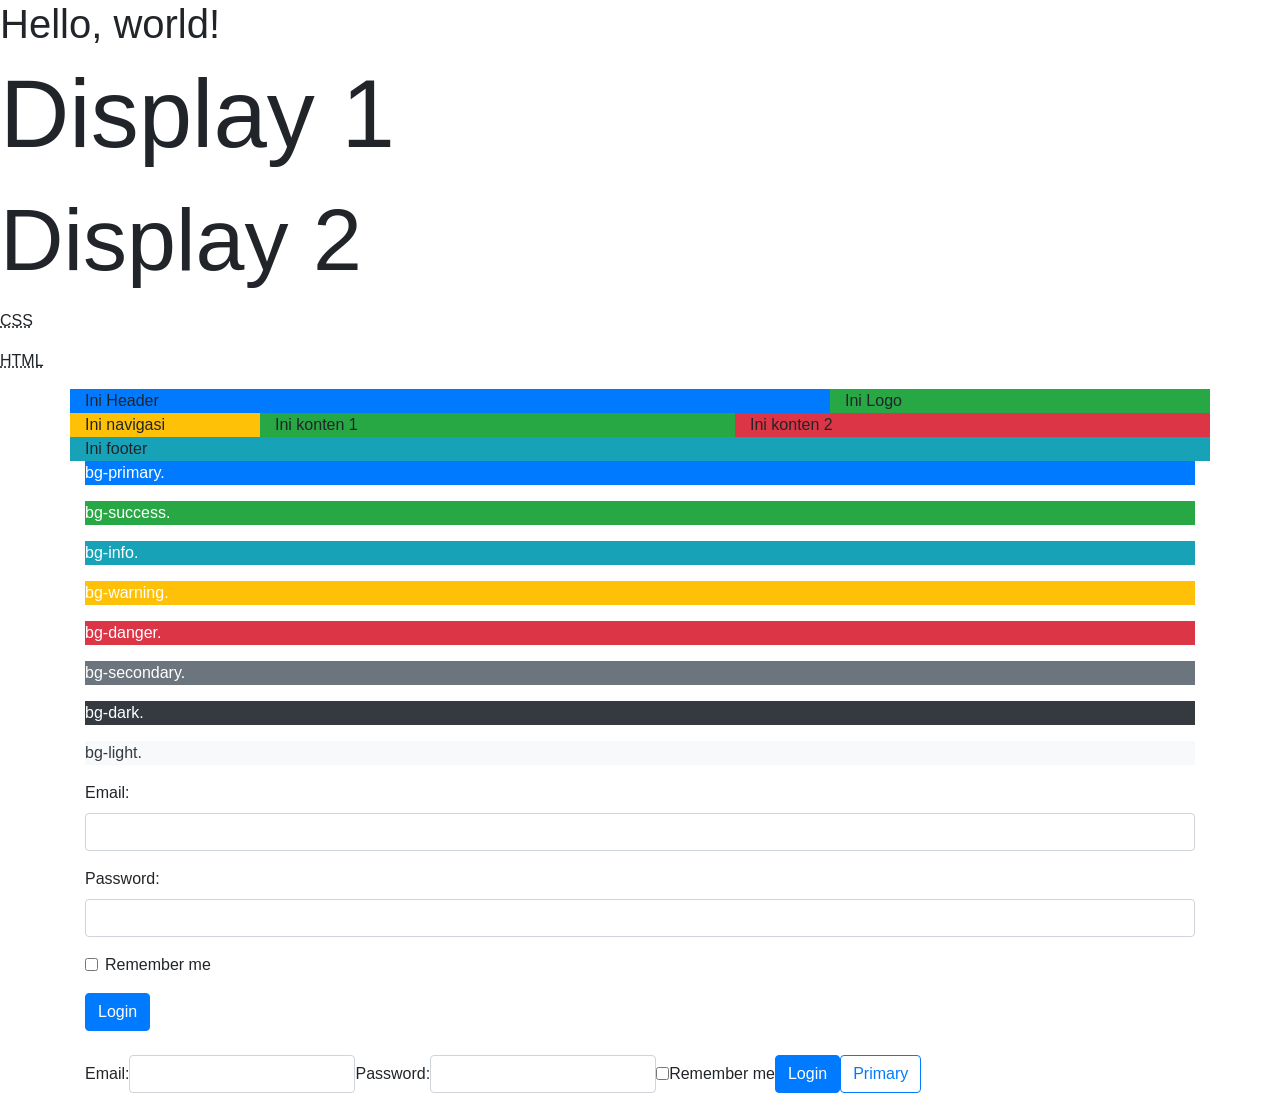
<file: static/assets/bootstrap4/index.html>
<!doctype html>
<html lang="en">
  <head>
    <!-- Required meta tags -->
    <meta charset="utf-8">
    <meta name="viewport" content="width=device-width, initial-scale=1, shrink-to-fit=no">
    <!-- Bootstrap CSS -->
    <link rel="stylesheet" type="text/css" href="css/bootstrap.css">
    <link rel="stylesheet" type="text/css" href="css/bootstrap.min.css">
    <title>Hello, world!</title>
  </head>
  <body>
    <h1>Hello, world!</h1>
    <p class="display-1">Display 1</p>
    <p class="display-2">Display 2</p>
    <p><abbr title="Cascading Style Sheets">CSS</abbr></p>
<p><abbr title="HyperText Markup Language">HTML</abbr></p>
    <link rel="stylesheet" type="text/css" href="css/bootstrap.css">
<link rel="stylesheet" type="text/css" href="css/bootstrap.min.css">
<div class="container">
    <div class="row">
        <div class="col-md-8 bg-primary">
            Ini Header
        </div>
        <div class="col-md-4 bg-success">
            Ini Logo
        </div>
    </div>
    <div class="row">
        <div class="col-md-2 bg-warning">
            Ini navigasi
        </div>
        <div class="col-md-5 bg-success">
            Ini konten 1
        </div>
        <div class="col-md-5 bg-danger">
             Ini konten 2
        </div>
    </div>
    <div class="row">
        <div class="col-md-12 bg-info">
             Ini footer
        </div>
    </div>
</div>
<div class="container">
  <p class="bg-primary text-white">bg-primary.</p>
  <p class="bg-success text-white">bg-success.</p>
  <p class="bg-info text-white">bg-info.</p>
  <p class="bg-warning text-white">bg-warning.</p>
  <p class="bg-danger text-white">bg-danger.</p>
  <p class="bg-secondary text-white">bg-secondary.</p>
  <p class="bg-dark text-white">bg-dark.</p>
  <p class="bg-light text-dark">bg-light.</p>
</div>

<div class="container">
    <form action="aksi.php">
      <div class="form-group">
        <label for="email">Email:</label>
        <input type="email" class="form-control" id="email">
      </div>
      <div class="form-group">
        <label for="pwd">Password:</label>
        <input type="password" class="form-control" id="pass">
      </div>
      <div class="form-group form-check">
        <label class="form-check-label">
          <input class="form-check-input" type="checkbox"> Remember me
        </label>
      </div>
      <button type="submit" class="btn btn-primary">Login</button>
    </form>
</div>

<br>
<div class="container">
    <form class="form-inline" action="aksi.php">
      <div class="form-group">
        <label for="email">Email:</label>
        <input type="email" class="form-control">
      </div>
      <div class="form-group">
        <label for="pwd">Password:</label>
        <input type="password" class="form-control">
      </div>
      <div class="checkbox">
        <label><input type="checkbox"> Remember me</label>
      </div>
      <button type="submit" class="btn btn-primary">Login</button>
      <button type="button" class="btn btn-outline-primary">Primary</button>
    </form>
</div>

  </body>
</html>
</file>
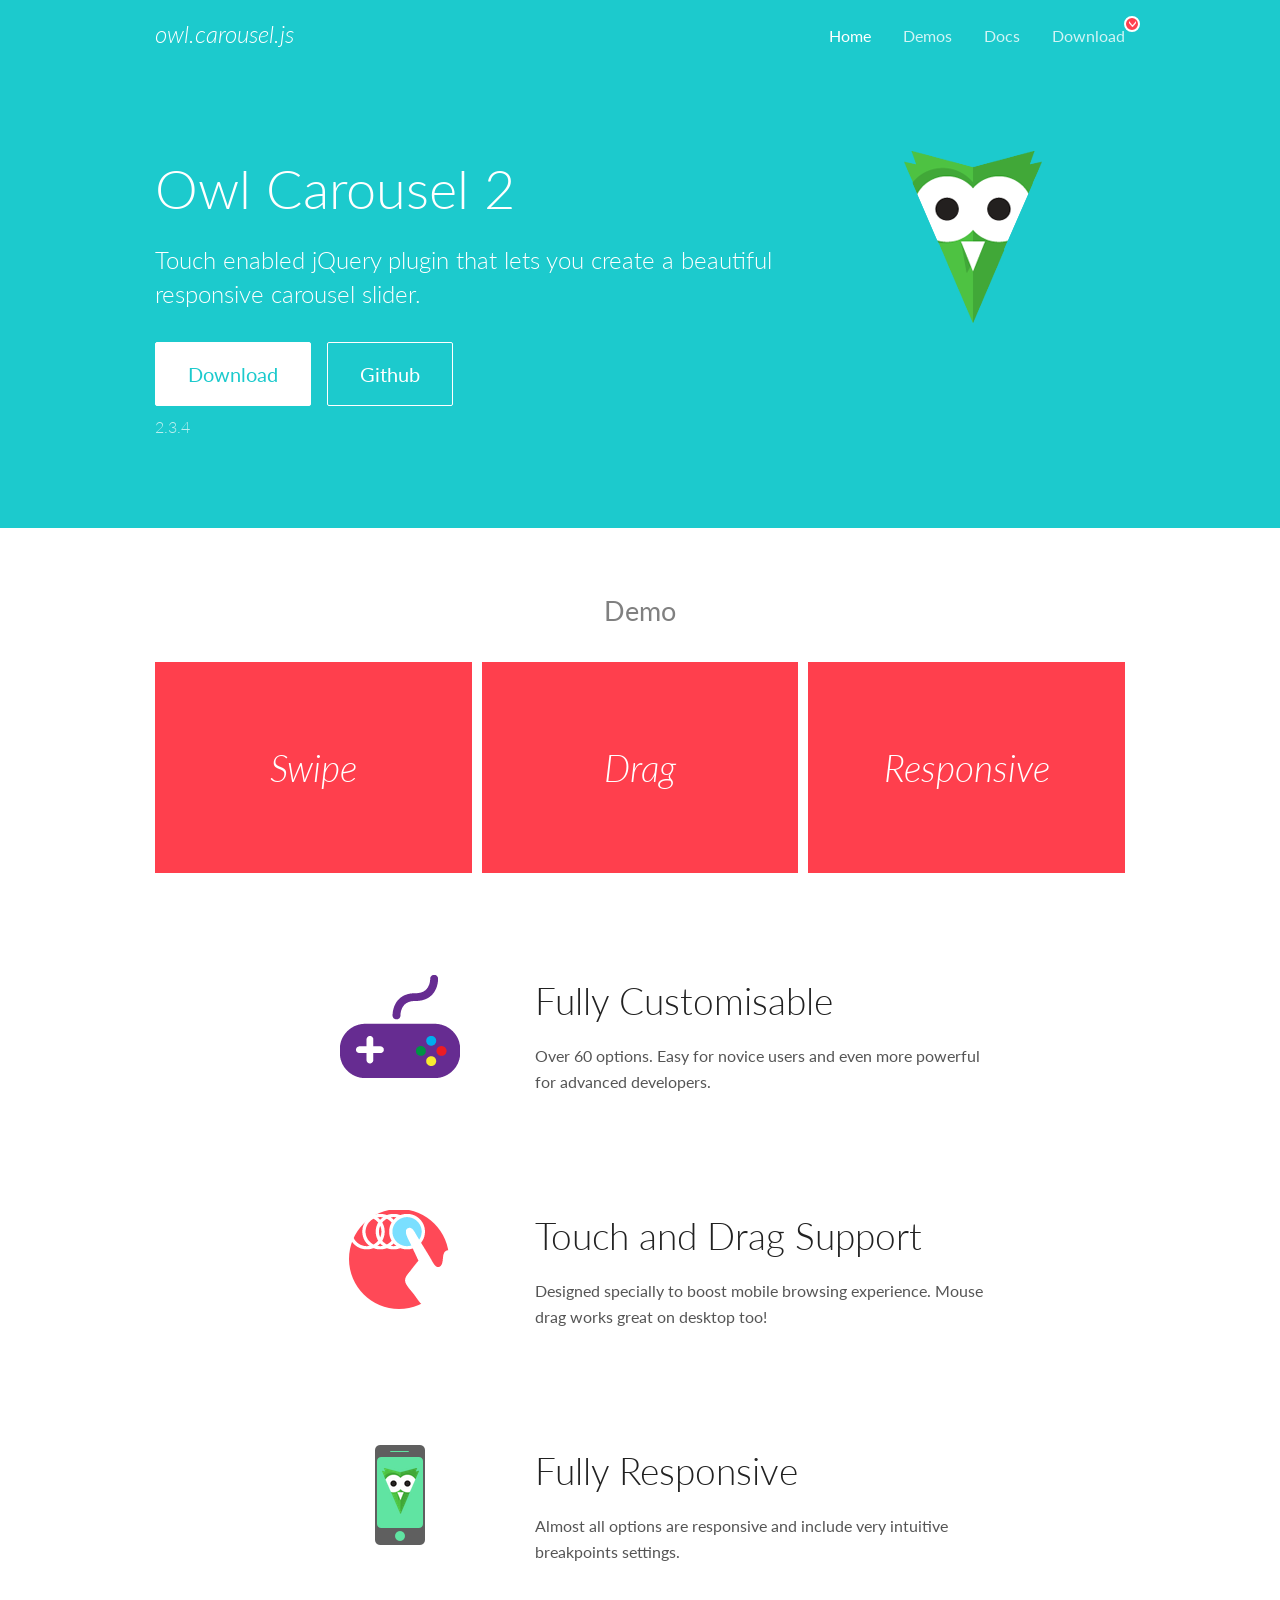
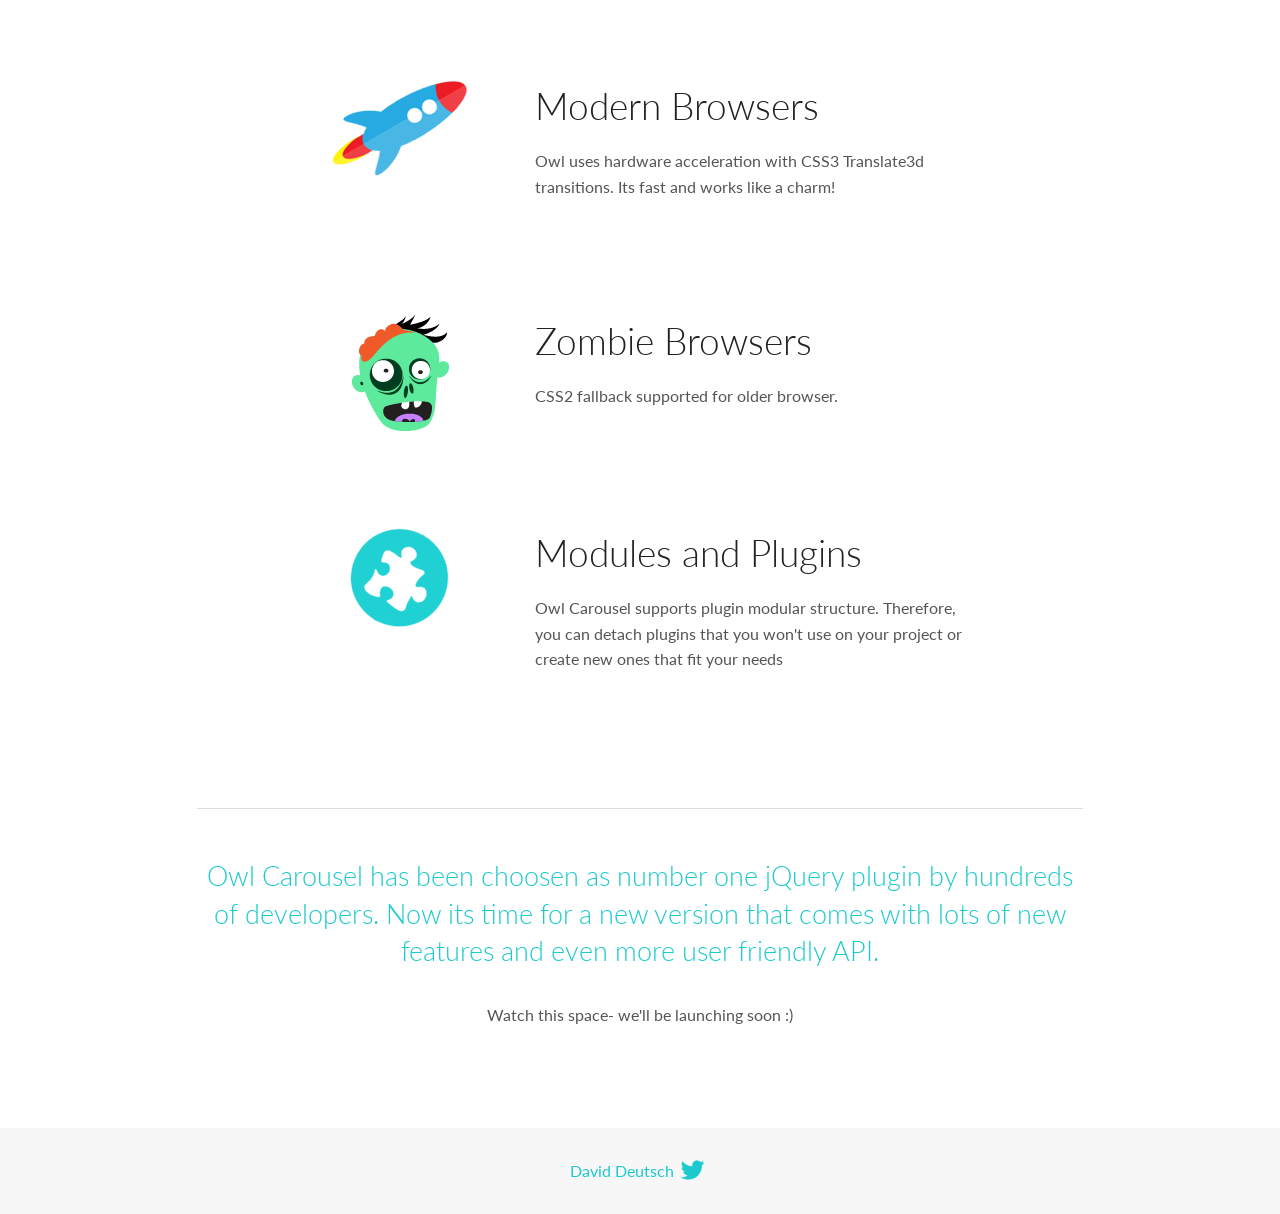
<file: static/assets/OwlCarousel2-2.3.4/docs/index.html>
<!DOCTYPE html>
<html lang="en">
  <head>

    <!-- head -->
    <meta charset="utf-8">
    <meta name="msapplication-tap-highlight" content="no" />
    <meta name="viewport" content="width=device-width, initial-scale=1.0" />
    <meta name="description" content="Touch enabled jQuery plugin that lets you create beautiful responsive carousel slider.">
    <meta name="author" content="David Deutsch">
    <title>
      Home | Owl Carousel | 2.3.4
    </title>

    <!-- Stylesheets -->
    <link href='https://fonts.googleapis.com/css?family=Lato:300,400,700,400italic,300italic' rel='stylesheet' type='text/css'>
    <link rel="stylesheet" href="assets/css/docs.theme.min.css">

    <!-- Owl Stylesheets -->
    <link rel="stylesheet" href="assets/owlcarousel/assets/owl.carousel.min.css">
    <link rel="stylesheet" href="assets/owlcarousel/assets/owl.theme.default.min.css">

    <!-- HTML5 shim and Respond.js IE8 support of HTML5 elements and media queries -->

    <!--[if lt IE 9]>
      <script src="https://oss.maxcdn.com/libs/html5shiv/3.7.0/html5shiv.js"></script>
      <script src="https://oss.maxcdn.com/libs/respond.js/1.3.0/respond.min.js"></script>
    <![endif]-->

    <!-- Favicons -->
    <link rel="apple-touch-icon-precomposed" sizes="144x144" href="assets/ico/apple-touch-icon-144-precomposed.png">
    <link rel="shortcut icon" href="assets/ico/favicon.png">
    <link rel="shortcut icon" href="favicon.ico">

    <!-- Yeah i know js should not be in header. Its required for demos.-->

    <!-- javascript -->
    <script src="assets/vendors/jquery.min.js"></script>
    <script src="assets/owlcarousel/owl.carousel.js"></script>
  </head>
  <body>

    <!-- header -->
    <header class="header">
      <div class="row">
        <div class="large-12 columns">
          <div class="brand left">
            <h3>
              <a href="/OwlCarousel2/">owl.carousel.js</a> 
            </h3>
          </div>
          <a id="toggle-nav" class="right">
            <span></span> <span></span> <span></span> 
          </a> 
          <div class="nav-bar">
            <ul class="clearfix">
              <li class="active">
                <a href="/OwlCarousel2/index.html">Home</a> 
              </li>
              <li> <a href="/OwlCarousel2/demos/demos.html">Demos</a>  </li>
              <li> <a href="/OwlCarousel2/docs/started-welcome.html">Docs</a>  </li>
              <li>
                <a href="https://github.com/OwlCarousel2/OwlCarousel2/archive/2.3.4.zip">Download</a> 
                <span class="download"></span> 
              </li>
            </ul>
          </div>
        </div>
      </div>
    </header>

    <!-- home panel -->
    <section id="hero">
      <div class="row">
        <div class="large-8 medium-8 columns">
          <h1>Owl Carousel 2</h1>
          <h4>Touch enabled jQuery plugin that lets you create a beautiful responsive carousel slider.</h4>
          <a href="https://github.com/OwlCarousel2/OwlCarousel2/archive/2.3.4.zip" class="hero-button">Download</a> 
          <a href="https://github.com/OwlCarousel2/OwlCarousel2" class="hero-button outline">Github</a> 
          <p>2.3.4</p>
        </div>
        <div class="large-4 medium-4 columns">
          <img class="owl-logo" src="assets/img/owl-logo.png" alt="mr. Owl">
        </div>
      </div>
    </section>

    <!-- body -->
    <div class="home-demo">
      <div class="row">
        <div class="large-12 columns">
          <h3>Demo</h3>
          <div class="owl-carousel">
            <div class="item">
              <h2>Swipe</h2>
            </div>
            <div class="item">
              <h2>Drag</h2>
            </div>
            <div class="item">
              <h2>Responsive</h2>
            </div>
            <div class="item">
              <h2>CSS3</h2>
            </div>
            <div class="item">
              <h2>Fast</h2>
            </div>
            <div class="item">
              <h2>Easy</h2>
            </div>
            <div class="item">
              <h2>Free</h2>
            </div>
            <div class="item">
              <h2>Upgradable</h2>
            </div>
            <div class="item">
              <h2>Tons of options</h2>
            </div>
            <div class="item">
              <h2>Infinity</h2>
            </div>
            <div class="item">
              <h2>Auto Width</h2>
            </div>
          </div>
        </div>
      </div>
    </div>
    <script>
      var owl = $('.owl-carousel');
      owl.owlCarousel({
        margin: 10,
        loop: true,
        responsive: {
          0: {
            items: 1
          },
          600: {
            items: 2
          },
          1000: {
            items: 3
          }
        }
      })
    </script>

    <!-- features -->
    <div id="features">
      <div class="row">
        <div class="small-12 medium-9 small-centered columns">
          <section class="row feature">
            <div class="medium-4 small-12 columns">
              <img src="assets/img/feature-options.png" alt="">
            </div>
            <div class="medium-8 small-12 columns">
              <h2>Fully Customisable</h2>
              <p>Over 60 options. Easy for novice users and even more powerful for advanced developers.</p>
            </div>
          </section>
          <section class="row feature">
            <div class="medium-4 small-12 columns">
              <img src="assets/img/feature-drag.png" alt="">
            </div>
            <div class="medium-8 small-12 columns">
              <h2>Touch and Drag Support</h2>
              <p>Designed specially to boost mobile browsing experience. Mouse drag works great on desktop too!</p>
            </div>
          </section>
          <section class="row feature">
            <div class="medium-4 small-12 columns">
              <img src="assets/img/feature-responsive.png" alt="">
            </div>
            <div class="medium-8 small-12 columns">
              <h2>Fully Responsive</h2>
              <p>Almost all options are responsive and include very intuitive breakpoints settings.</p>
            </div>
          </section>
          <section class="row feature">
            <div class="medium-4 small-12 columns">
              <img src="assets/img/feature-modern.png" alt="">
            </div>
            <div class="medium-8 small-12 columns">
              <h2>Modern Browsers</h2>
              <p>Owl uses hardware acceleration with CSS3 Translate3d transitions. Its fast and works like a charm! </p>
            </div>
          </section>
          <section class="row feature">
            <div class="medium-4 small-12 columns">
              <img src="assets/img/feature-zombie.png" alt="">
            </div>
            <div class="medium-8 small-12 columns">
              <h2>Zombie Browsers</h2>
              <p>CSS2 fallback supported for older browser.</p>
            </div>
          </section>
          <section class="row feature">
            <div class="medium-4 small-12 columns">
              <img src="assets/img/feature-module.png" alt="">
            </div>
            <div class="medium-8 small-12 columns">
              <h2>Modules and Plugins</h2>
              <p>Owl Carousel supports plugin modular structure. Therefore, you can detach plugins that you won&#x27;t use on your project or create new ones that fit your needs</p>
            </div>
          </section>
        </div>
      </div>
    </div>

    <!-- footer -->
    <section id="teaser-text">
      <div class="row">
        <div class="small-12 medium-11 small-centered columns">
          <hr>
          <h3 id="owl-carousel-has-been-choosen-as-number-one-jquery-plugin-by-hundreds-of-developers-now-its-time-for-a-new-version-that-comes-with-lots-of-new-features-and-even-more-user-friendly-api-">Owl Carousel has been choosen as number one jQuery plugin by hundreds of developers. Now its time for a new version that comes with lots of new features and even more user friendly API.</h3>
          <p>Watch this space- we&#39;ll be launching soon :)</p>
        </div>
      </div>
    </section>

    <!-- footer -->
    <footer class="footer">
      <div class="row">
        <div class="large-12 columns">
          <h5>
            <a href="/OwlCarousel2/docs/support-contact.html">David Deutsch</a> 
            <a id="custom-tweet-button" href="https://twitter.com/share?url=https://github.com/OwlCarousel2/OwlCarousel2&text=Owl Carousel - This is so awesome! " target="_blank"></a> 
          </h5>
        </div>
      </div>
    </footer>

    <!-- vendors -->
    <script src="assets/vendors/highlight.js"></script>
    <script src="assets/js/app.js"></script>
  </body>
</html>
</file>
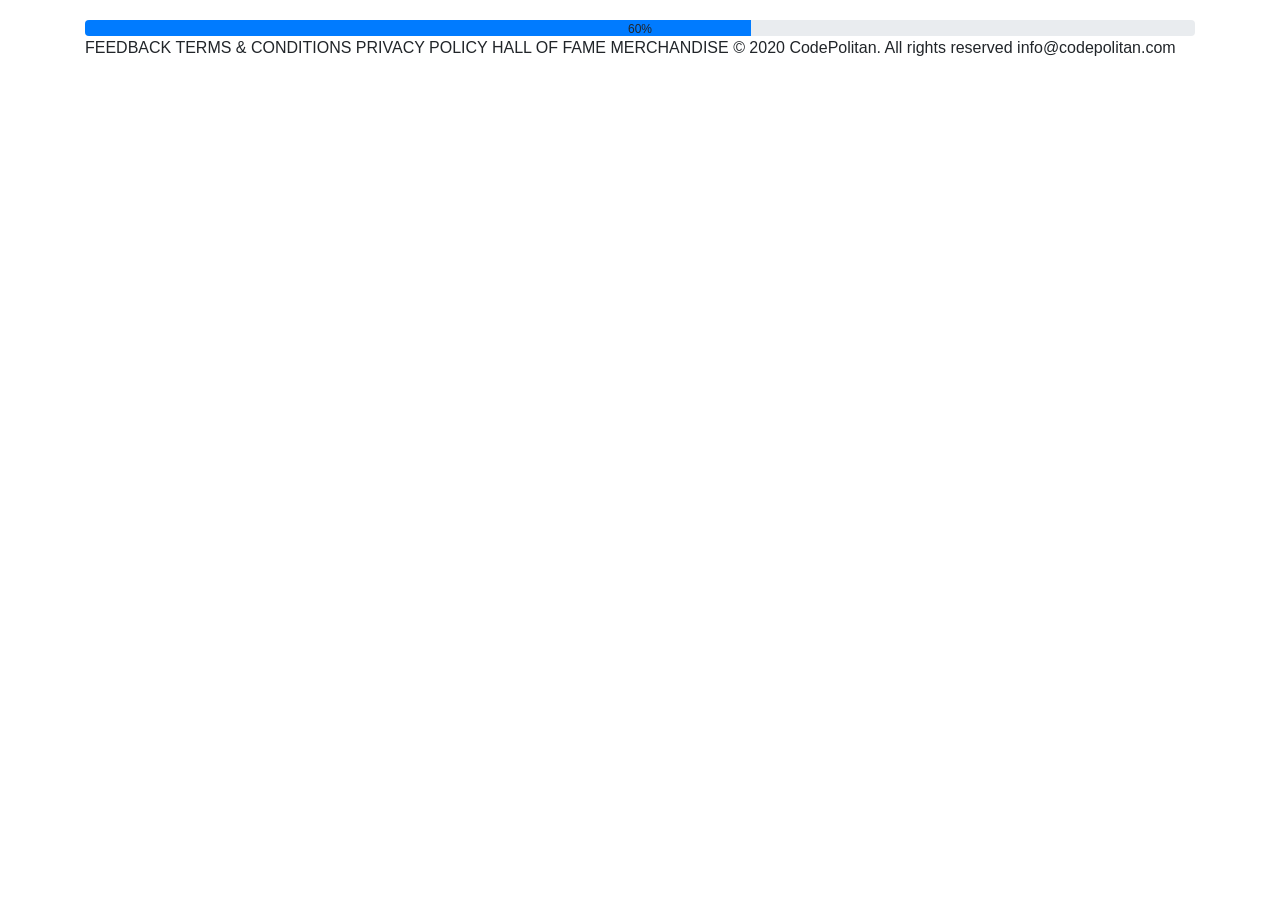
<file: static/assets/bootstrap4/nav2.html>
<!doctype html>
<html lang="en">
  <head>
    <!-- Required meta tags -->
    <meta charset="utf-8">
    <meta name="viewport" content="width=device-width, initial-scale=1, shrink-to-fit=no">
    <!-- Bootstrap CSS -->
    <link rel="stylesheet" type="text/css" href="css/bootstrap.css">
    <link rel="stylesheet" type="text/css" href="css/bootstrap.min.css">
    <title>Hello, world!</title>


    <style>
    .progress {
        text-align:center;
    }
    .progress-value {
        position:absolute;
        right:0;
        left:0;
    }
    </style>
</head>
<body>

<div class="container">

    <div style="margin-top:20px;"></div>

    <div class="progress">
        <span class="progress-value">60%</span>
        <div class="progress-bar" role="progressbar" aria-valuenow="60"
        aria-valuemin="0" aria-valuemax="100" style="width:60%">
    </div>

</div>

</body>
</html>
FEEDBACK
 
TERMS & CONDITIONS
 
PRIVACY POLICY
 
HALL OF FAME
 
MERCHANDISE
    
© 2020 CodePolitan. All rights reserved
info@codepolitan.com
</file>
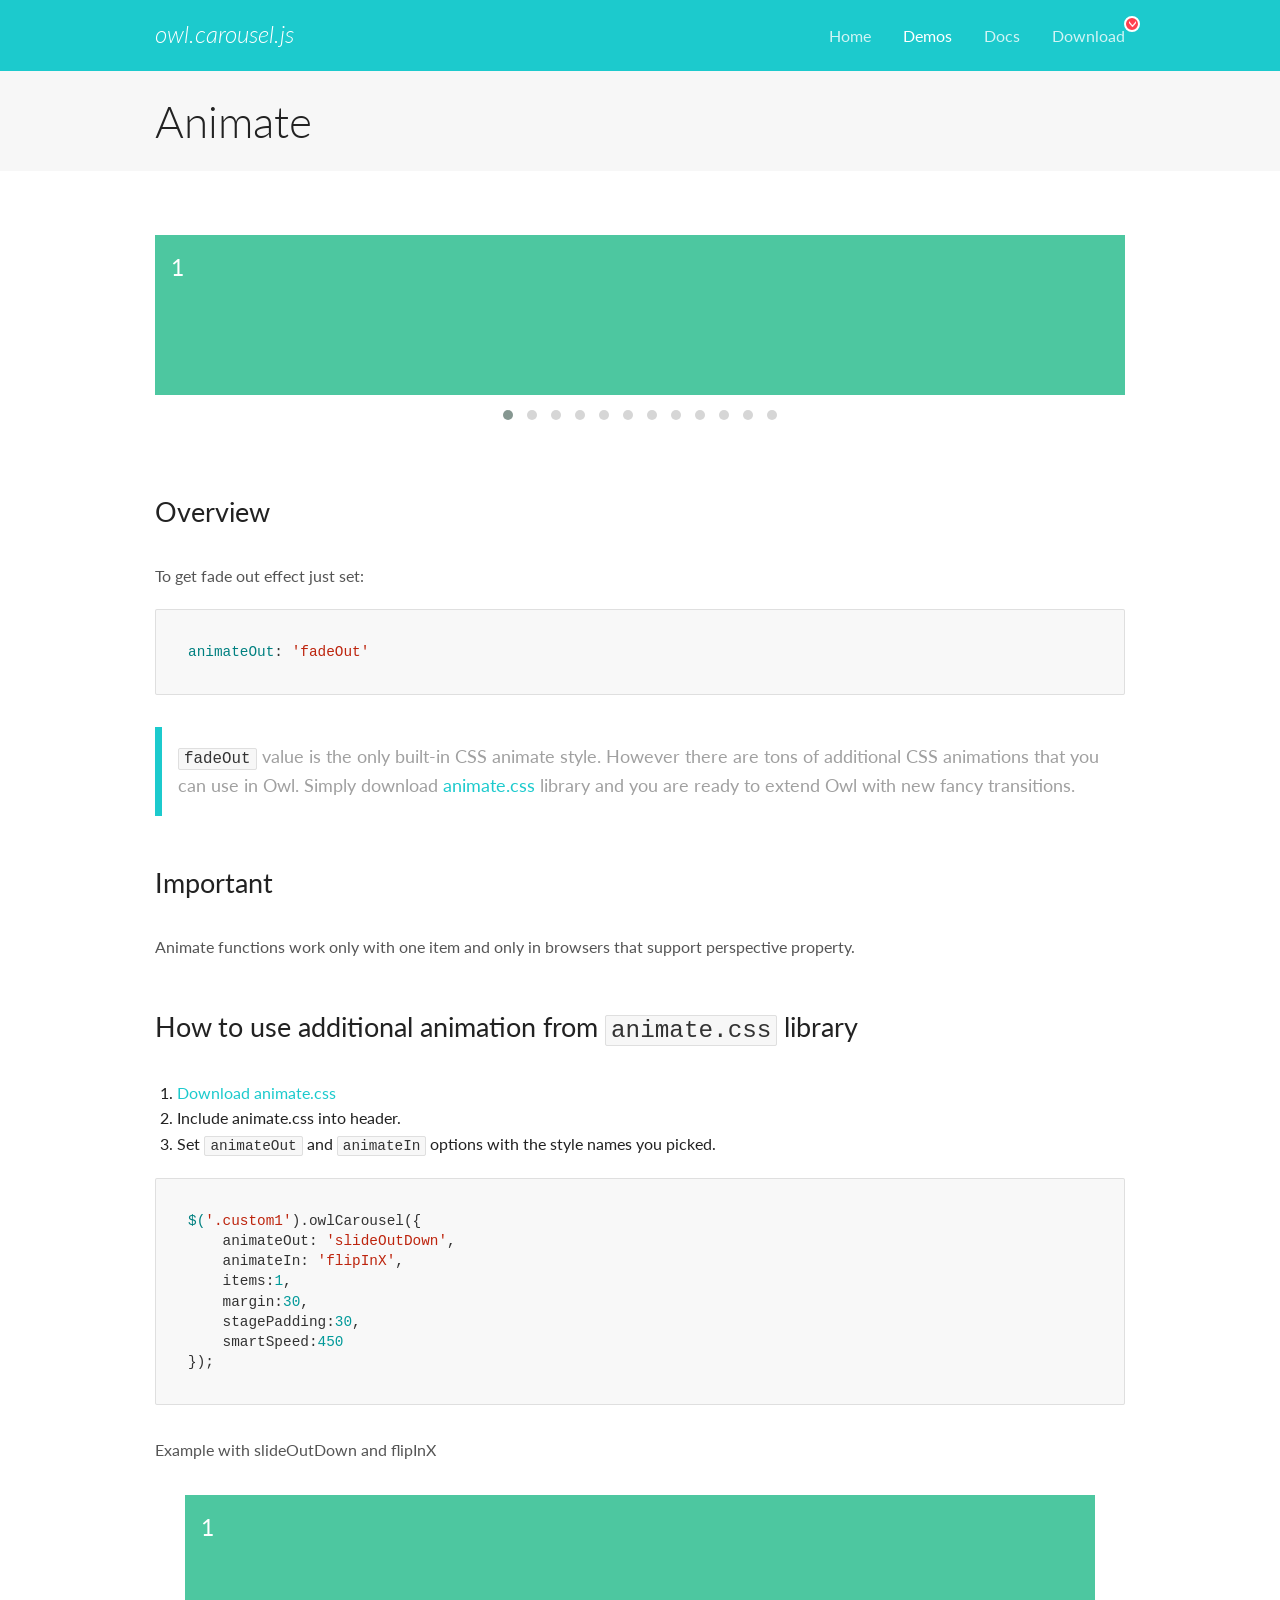
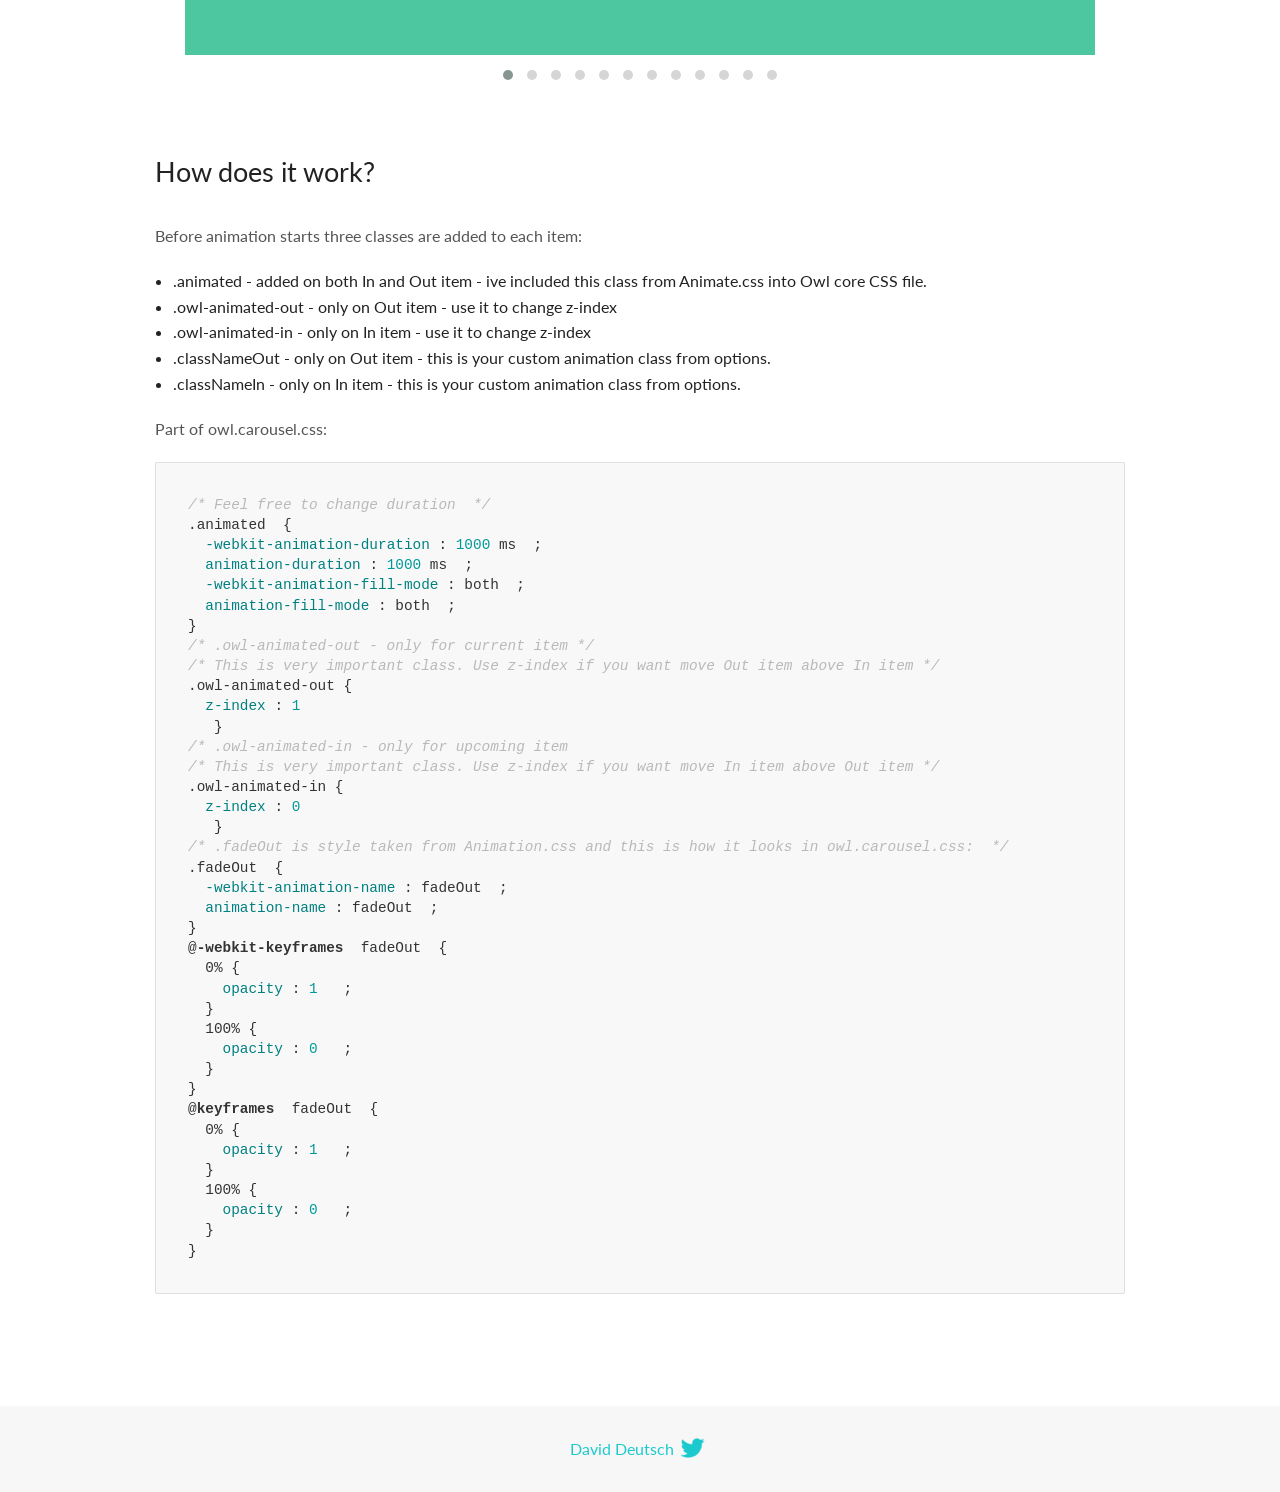
<file: static/assets/OwlCarousel2-2.3.4/docs/demos/animate.html>
<!DOCTYPE html>
<html lang="en">
  <head>

    <!-- head -->
    <meta charset="utf-8">
    <meta name="msapplication-tap-highlight" content="no" />
    <meta name="viewport" content="width=device-width, initial-scale=1.0" />
    <meta name="description" content="Animate carousel">
    <meta name="author" content="David Deutsch">
    <title>
      Animate Demo | Owl Carousel | 2.3.4
    </title>

    <!-- Stylesheets -->
    <link href='https://fonts.googleapis.com/css?family=Lato:300,400,700,400italic,300italic' rel='stylesheet' type='text/css'>
    <link rel="stylesheet" href="../assets/css/docs.theme.min.css">

    <!-- Owl Stylesheets -->
    <link rel="stylesheet" href="../assets/owlcarousel/assets/owl.carousel.min.css">
    <link rel="stylesheet" href="../assets/owlcarousel/assets/owl.theme.default.min.css">

    <!-- HTML5 shim and Respond.js IE8 support of HTML5 elements and media queries -->

    <!--[if lt IE 9]>
      <script src="https://oss.maxcdn.com/libs/html5shiv/3.7.0/html5shiv.js"></script>
      <script src="https://oss.maxcdn.com/libs/respond.js/1.3.0/respond.min.js"></script>
    <![endif]-->

    <!-- Favicons -->
    <link rel="apple-touch-icon-precomposed" sizes="144x144" href="../assets/ico/apple-touch-icon-144-precomposed.png">
    <link rel="shortcut icon" href="../assets/ico/favicon.png">
    <link rel="shortcut icon" href="favicon.ico">

    <!-- Yeah i know js should not be in header. Its required for demos.-->

    <!-- javascript -->
    <script src="../assets/vendors/jquery.min.js"></script>
    <script src="../assets/owlcarousel/owl.carousel.js"></script>
  </head>
  <body>

    <!-- header -->
    <header class="header">
      <div class="row">
        <div class="large-12 columns">
          <div class="brand left">
            <h3>
              <a href="/OwlCarousel2/">owl.carousel.js</a> 
            </h3>
          </div>
          <a id="toggle-nav" class="right">
            <span></span> <span></span> <span></span> 
          </a> 
          <div class="nav-bar">
            <ul class="clearfix">
              <li> <a href="/OwlCarousel2/index.html">Home</a>  </li>
              <li class="active">
                <a href="/OwlCarousel2/demos/demos.html">Demos</a> 
              </li>
              <li> <a href="/OwlCarousel2/docs/started-welcome.html">Docs</a>  </li>
              <li>
                <a href="https://github.com/OwlCarousel2/OwlCarousel2/archive/2.3.4.zip">Download</a> 
                <span class="download"></span> 
              </li>
            </ul>
          </div>
        </div>
      </div>
    </header>

    <!-- title -->
    <section class="title">
      <div class="row">
        <div class="large-12 columns">
          <h1>Animate</h1>
        </div>
      </div>
    </section>

    <!--  Demos -->
    <section id="demos">
      <div class="row">
        <div class="large-12 columns">
          <div class="fadeOut owl-carousel owl-theme">
            <div class="item">
              <h4>1</h4>
            </div>
            <div class="item">
              <h4>2</h4>
            </div>
            <div class="item">
              <h4>3</h4>
            </div>
            <div class="item">
              <h4>4</h4>
            </div>
            <div class="item">
              <h4>5</h4>
            </div>
            <div class="item">
              <h4>6</h4>
            </div>
            <div class="item">
              <h4>7</h4>
            </div>
            <div class="item">
              <h4>8</h4>
            </div>
            <div class="item">
              <h4>9</h4>
            </div>
            <div class="item">
              <h4>10</h4>
            </div>
            <div class="item">
              <h4>11</h4>
            </div>
            <div class="item">
              <h4>12</h4>
            </div>
          </div>
          <h3 id="overview">Overview</h3>
          <p>To get fade out effect just set:</p>
          <pre><code>animateOut: &#39;fadeOut&#39;</code></pre>
          <blockquote>
            <p><code>fadeOut</code> value is the only built-in CSS animate style. However there are tons of additional CSS animations that you can use in Owl. Simply download
              <a href="https://daneden.github.io/animate.css/">animate.css</a>  library and you are ready to extend Owl with new fancy transitions.</p>
          </blockquote>
          <h3 id="important">Important</h3>
          <p>Animate functions work only with one item and only in browsers that support perspective property.</p>
          <h3 id="how-to-use-additional-animation-from-animate-css-library">How to use additional animation from <code>animate.css</code> library</h3>
          <ol>
            <li> <a href="https://daneden.github.io/animate.css/">Download animate.css</a>  </li>
            <li>Include animate.css into header.</li>
            <li>Set <code>animateOut</code> and <code>animateIn</code> options with the style names you picked.</li>
          </ol>
          <pre><code>$(&#39;.custom1&#39;).owlCarousel({
    animateOut: &#39;slideOutDown&#39;,
    animateIn: &#39;flipInX&#39;,
    items:1,
    margin:30,
    stagePadding:30,
    smartSpeed:450
});</code></pre>
          <p>Example with slideOutDown and flipInX</p>
          <div class="custom1 owl-carousel owl-theme">
            <div class="item">
              <h4>1</h4>
            </div>
            <div class="item">
              <h4>2</h4>
            </div>
            <div class="item">
              <h4>3</h4>
            </div>
            <div class="item">
              <h4>4</h4>
            </div>
            <div class="item">
              <h4>5</h4>
            </div>
            <div class="item">
              <h4>6</h4>
            </div>
            <div class="item">
              <h4>7</h4>
            </div>
            <div class="item">
              <h4>8</h4>
            </div>
            <div class="item">
              <h4>9</h4>
            </div>
            <div class="item">
              <h4>10</h4>
            </div>
            <div class="item">
              <h4>11</h4>
            </div>
            <div class="item">
              <h4>12</h4>
            </div>
          </div>
          <h3 id="how-does-it-work-">How does it work?</h3>
          <p>Before animation starts three classes are added to each item:</p>
          <ul>
            <li>.animated - added on both In and Out item - ive included this class from Animate.css into Owl core CSS file.</li>
            <li>.owl-animated-out - only on Out item - use it to change z-index</li>
            <li>.owl-animated-in - only on In item - use it to change z-index</li>
            <li>.classNameOut - only on Out item - this is your custom animation class from options.</li>
            <li>.classNameIn - only on In item - this is your custom animation class from options.</li>
          </ul>
          <p>Part of owl.carousel.css:</p>
          <pre><code class="language-css"><span class="comment">/* Feel free to change duration  */</span> 
<span class="class">.animated</span>  <span class="rules">{
  <span class="rule"><span class="attribute">-webkit-animation-duration</span> :<span class="value"> <span class="number">1000</span> ms</span> </span> ;
  <span class="rule"><span class="attribute">animation-duration</span> :<span class="value"> <span class="number">1000</span> ms</span> </span> ;
  <span class="rule"><span class="attribute">-webkit-animation-fill-mode</span> :<span class="value"> both</span> </span> ;
  <span class="rule"><span class="attribute">animation-fill-mode</span> :<span class="value"> both</span> </span> ;
<span class="rule">}</span> </span> 
<span class="comment">/* .owl-animated-out - only for current item */</span> 
<span class="comment">/* This is very important class. Use z-index if you want move Out item above In item */</span> 
<span class="class">.owl-animated-out</span> <span class="rules">{
  <span class="rule"><span class="attribute">z-index</span> :<span class="value"> <span class="number">1</span> 
</span> </span> </span> }
<span class="comment">/* .owl-animated-in - only for upcoming item
/* This is very important class. Use z-index if you want move In item above Out item */</span> 
<span class="class">.owl-animated-in</span> <span class="rules">{
  <span class="rule"><span class="attribute">z-index</span> :<span class="value"> <span class="number">0</span> 
</span> </span> </span> }
<span class="comment">/* .fadeOut is style taken from Animation.css and this is how it looks in owl.carousel.css:  */</span> 
<span class="class">.fadeOut</span>  <span class="rules">{
  <span class="rule"><span class="attribute">-webkit-animation-name</span> :<span class="value"> fadeOut</span> </span> ;
  <span class="rule"><span class="attribute">animation-name</span> :<span class="value"> fadeOut</span> </span> ;
<span class="rule">}</span> </span> 
<span class="at_rule">@<span class="keyword">-webkit-keyframes</span>  fadeOut </span> {
  0% <span class="rules">{
    <span class="rule"><span class="attribute">opacity</span> :<span class="value"> <span class="number">1</span> </span> </span> ;
  <span class="rule">}</span> </span> 
  100% <span class="rules">{
    <span class="rule"><span class="attribute">opacity</span> :<span class="value"> <span class="number">0</span> </span> </span> ;
  <span class="rule">}</span> </span> 
}
<span class="at_rule">@<span class="keyword">keyframes</span>  fadeOut </span> {
  0% <span class="rules">{
    <span class="rule"><span class="attribute">opacity</span> :<span class="value"> <span class="number">1</span> </span> </span> ;
  <span class="rule">}</span> </span> 
  100% <span class="rules">{
    <span class="rule"><span class="attribute">opacity</span> :<span class="value"> <span class="number">0</span> </span> </span> ;
  <span class="rule">}</span> </span> 
}</code></pre>
          <link rel="stylesheet" href="../assets/css/animate.css">
          <script>
            jQuery(document).ready(function($) {
              $('.fadeOut').owlCarousel({
                items: 1,
                animateOut: 'fadeOut',
                loop: true,
                margin: 10,
              });
              $('.custom1').owlCarousel({
                animateOut: 'slideOutDown',
                animateIn: 'flipInX',
                items: 1,
                margin: 30,
                stagePadding: 30,
                smartSpeed: 450
              });
            });
          </script>
        </div>
      </div>
    </section>

    <!-- footer -->
    <footer class="footer">
      <div class="row">
        <div class="large-12 columns">
          <h5>
            <a href="/OwlCarousel2/docs/support-contact.html">David Deutsch</a> 
            <a id="custom-tweet-button" href="https://twitter.com/share?url=https://github.com/OwlCarousel2/OwlCarousel2&text=Owl Carousel - This is so awesome! " target="_blank"></a> 
          </h5>
        </div>
      </div>
    </footer>

    <!-- vendors -->
    <script src="../assets/vendors/highlight.js"></script>
    <script src="../assets/js/app.js"></script>
  </body>
</html>
</file>
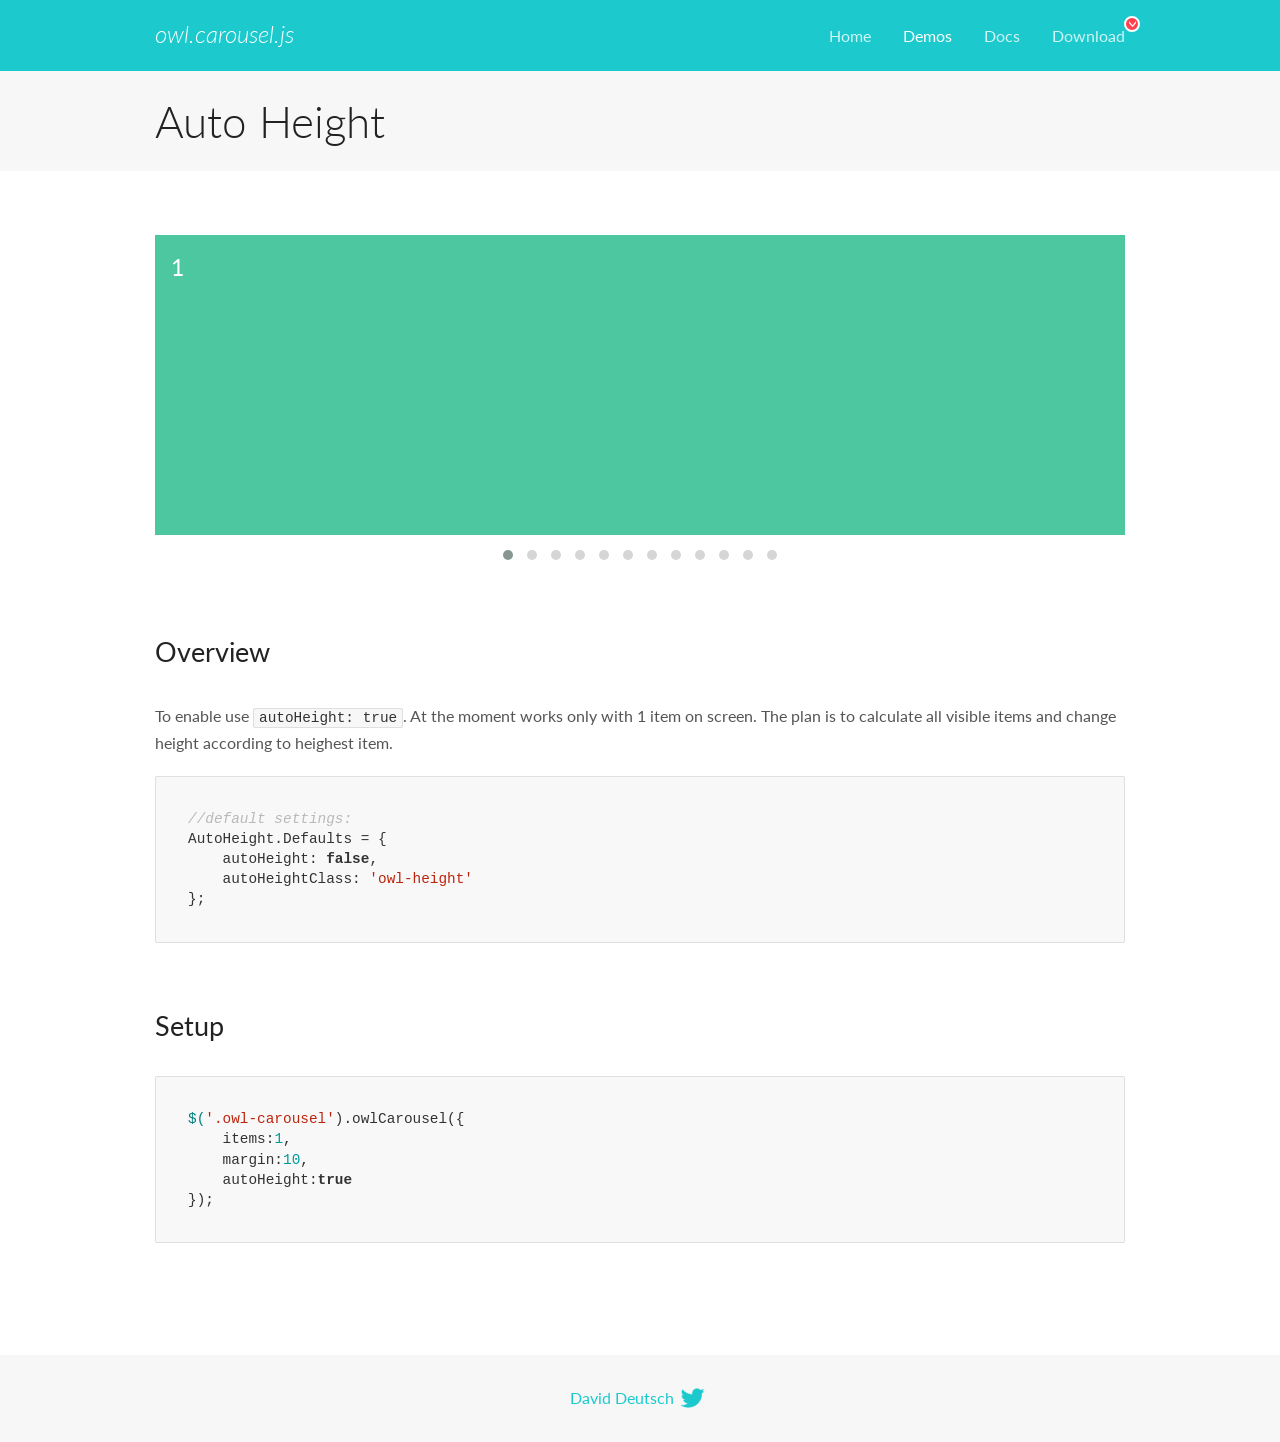
<file: static/assets/OwlCarousel2-2.3.4/docs/demos/autoheight.html>
<!DOCTYPE html>
<html lang="en">
  <head>

    <!-- head -->
    <meta charset="utf-8">
    <meta name="msapplication-tap-highlight" content="no" />
    <meta name="viewport" content="width=device-width, initial-scale=1.0" />
    <meta name="description" content="autoHeight usage demo">
    <meta name="author" content="David Deutsch">
    <title>
      Auto Height Demo | Owl Carousel | 2.3.4
    </title>

    <!-- Stylesheets -->
    <link href='https://fonts.googleapis.com/css?family=Lato:300,400,700,400italic,300italic' rel='stylesheet' type='text/css'>
    <link rel="stylesheet" href="../assets/css/docs.theme.min.css">

    <!-- Owl Stylesheets -->
    <link rel="stylesheet" href="../assets/owlcarousel/assets/owl.carousel.min.css">
    <link rel="stylesheet" href="../assets/owlcarousel/assets/owl.theme.default.min.css">

    <!-- HTML5 shim and Respond.js IE8 support of HTML5 elements and media queries -->

    <!--[if lt IE 9]>
      <script src="https://oss.maxcdn.com/libs/html5shiv/3.7.0/html5shiv.js"></script>
      <script src="https://oss.maxcdn.com/libs/respond.js/1.3.0/respond.min.js"></script>
    <![endif]-->

    <!-- Favicons -->
    <link rel="apple-touch-icon-precomposed" sizes="144x144" href="../assets/ico/apple-touch-icon-144-precomposed.png">
    <link rel="shortcut icon" href="../assets/ico/favicon.png">
    <link rel="shortcut icon" href="favicon.ico">

    <!-- Yeah i know js should not be in header. Its required for demos.-->

    <!-- javascript -->
    <script src="../assets/vendors/jquery.min.js"></script>
    <script src="../assets/owlcarousel/owl.carousel.js"></script>
  </head>
  <body>

    <!-- header -->
    <header class="header">
      <div class="row">
        <div class="large-12 columns">
          <div class="brand left">
            <h3>
              <a href="/OwlCarousel2/">owl.carousel.js</a> 
            </h3>
          </div>
          <a id="toggle-nav" class="right">
            <span></span> <span></span> <span></span> 
          </a> 
          <div class="nav-bar">
            <ul class="clearfix">
              <li> <a href="/OwlCarousel2/index.html">Home</a>  </li>
              <li class="active">
                <a href="/OwlCarousel2/demos/demos.html">Demos</a> 
              </li>
              <li> <a href="/OwlCarousel2/docs/started-welcome.html">Docs</a>  </li>
              <li>
                <a href="https://github.com/OwlCarousel2/OwlCarousel2/archive/2.3.4.zip">Download</a> 
                <span class="download"></span> 
              </li>
            </ul>
          </div>
        </div>
      </div>
    </header>

    <!-- title -->
    <section class="title">
      <div class="row">
        <div class="large-12 columns">
          <h1>Auto Height</h1>
        </div>
      </div>
    </section>

    <!--  Demos -->
    <section id="demos">
      <div class="row">
        <div class="large-12 columns">
          <div class="owl-carousel owl-theme">
            <div class="item" style="height:300px">
              <h4>1</h4>
            </div>
            <div class="item" style="height:100px">
              <h4>2</h4>
            </div>
            <div class="item" style="height:500px">
              <h4>3</h4>
            </div>
            <div class="item" style="height:250px">
              <h4>4</h4>
            </div>
            <div class="item" style="height:400px">
              <h4>5</h4>
            </div>
            <div class="item" style="height:500px">
              <h4>6</h4>
            </div>
            <div class="item" style="height:600px">
              <h4>7</h4>
            </div>
            <div class="item" style="height:400px">
              <h4>8</h4>
            </div>
            <div class="item" style="height:300px">
              <h4>9</h4>
            </div>
            <div class="item" style="height:350px">
              <h4>10</h4>
            </div>
            <div class="item" style="height:200px">
              <h4>11</h4>
            </div>
            <div class="item" style="height:150px">
              <h4>12</h4>
            </div>
          </div>
          <h3 id="overview">Overview</h3>
          <p>To enable use <code>autoHeight: true</code>. At the moment works only with 1 item on screen. The plan is to calculate all visible items and change height according to heighest item.</p>
          <pre><code>//default settings:
AutoHeight.Defaults = {
    autoHeight: false,
    autoHeightClass: &#39;owl-height&#39;
};</code></pre>
          <h3 id="setup">Setup</h3>
          <pre><code>$(&#39;.owl-carousel&#39;).owlCarousel({
    items:1,
    margin:10,
    autoHeight:true
});</code></pre>
          <script>
            $(document).ready(function() {
              $('.owl-carousel').owlCarousel({
                items: 1,
                margin: 10,
                autoHeight: true
              });
            })
          </script>
        </div>
      </div>
    </section>

    <!-- footer -->
    <footer class="footer">
      <div class="row">
        <div class="large-12 columns">
          <h5>
            <a href="/OwlCarousel2/docs/support-contact.html">David Deutsch</a> 
            <a id="custom-tweet-button" href="https://twitter.com/share?url=https://github.com/OwlCarousel2/OwlCarousel2&text=Owl Carousel - This is so awesome! " target="_blank"></a> 
          </h5>
        </div>
      </div>
    </footer>

    <!-- vendors -->
    <script src="../assets/vendors/highlight.js"></script>
    <script src="../assets/js/app.js"></script>
  </body>
</html>
</file>
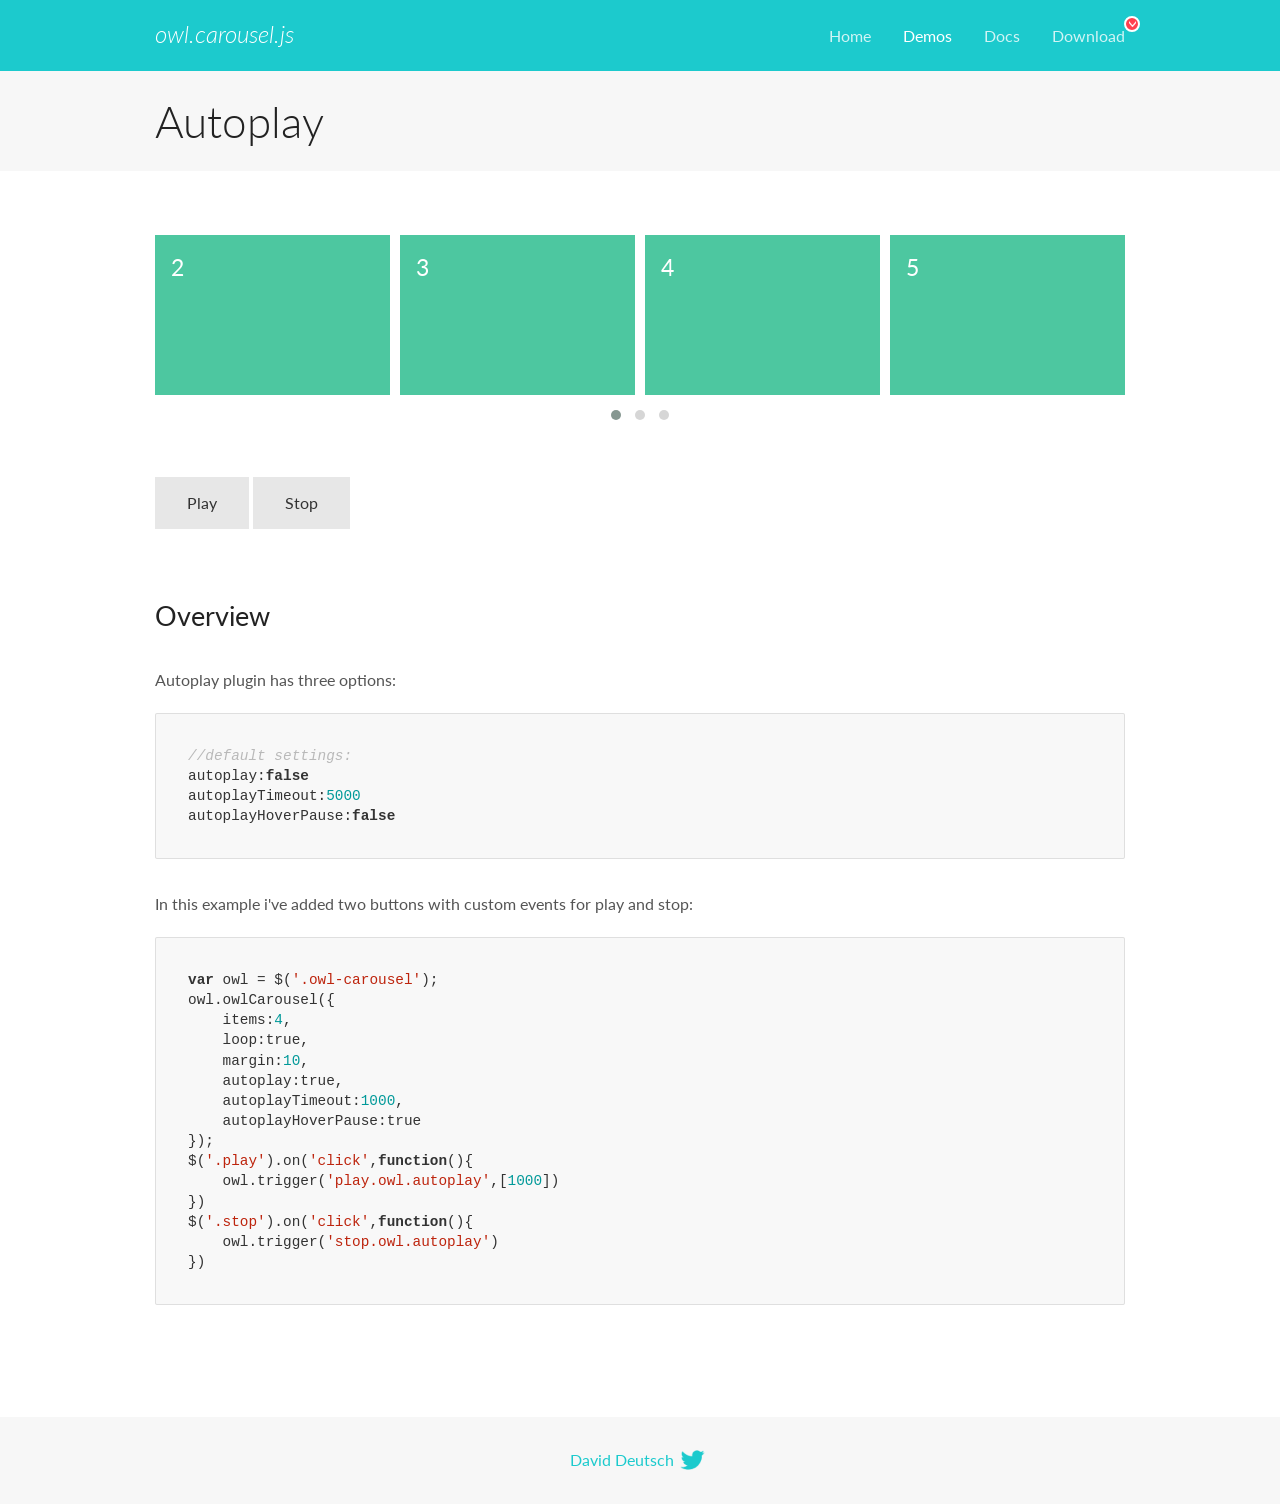
<file: static/assets/OwlCarousel2-2.3.4/docs/demos/autoplay.html>
<!DOCTYPE html>
<html lang="en">
  <head>

    <!-- head -->
    <meta charset="utf-8">
    <meta name="msapplication-tap-highlight" content="no" />
    <meta name="viewport" content="width=device-width, initial-scale=1.0" />
    <meta name="description" content="Autoplay usage demo">
    <meta name="author" content="David Deutsch">
    <title>
      Autoplay Demo | Owl Carousel | 2.3.4
    </title>

    <!-- Stylesheets -->
    <link href='https://fonts.googleapis.com/css?family=Lato:300,400,700,400italic,300italic' rel='stylesheet' type='text/css'>
    <link rel="stylesheet" href="../assets/css/docs.theme.min.css">

    <!-- Owl Stylesheets -->
    <link rel="stylesheet" href="../assets/owlcarousel/assets/owl.carousel.min.css">
    <link rel="stylesheet" href="../assets/owlcarousel/assets/owl.theme.default.min.css">

    <!-- HTML5 shim and Respond.js IE8 support of HTML5 elements and media queries -->

    <!--[if lt IE 9]>
      <script src="https://oss.maxcdn.com/libs/html5shiv/3.7.0/html5shiv.js"></script>
      <script src="https://oss.maxcdn.com/libs/respond.js/1.3.0/respond.min.js"></script>
    <![endif]-->

    <!-- Favicons -->
    <link rel="apple-touch-icon-precomposed" sizes="144x144" href="../assets/ico/apple-touch-icon-144-precomposed.png">
    <link rel="shortcut icon" href="../assets/ico/favicon.png">
    <link rel="shortcut icon" href="favicon.ico">

    <!-- Yeah i know js should not be in header. Its required for demos.-->

    <!-- javascript -->
    <script src="../assets/vendors/jquery.min.js"></script>
    <script src="../assets/owlcarousel/owl.carousel.js"></script>
  </head>
  <body>

    <!-- header -->
    <header class="header">
      <div class="row">
        <div class="large-12 columns">
          <div class="brand left">
            <h3>
              <a href="/OwlCarousel2/">owl.carousel.js</a> 
            </h3>
          </div>
          <a id="toggle-nav" class="right">
            <span></span> <span></span> <span></span> 
          </a> 
          <div class="nav-bar">
            <ul class="clearfix">
              <li> <a href="/OwlCarousel2/index.html">Home</a>  </li>
              <li class="active">
                <a href="/OwlCarousel2/demos/demos.html">Demos</a> 
              </li>
              <li> <a href="/OwlCarousel2/docs/started-welcome.html">Docs</a>  </li>
              <li>
                <a href="https://github.com/OwlCarousel2/OwlCarousel2/archive/2.3.4.zip">Download</a> 
                <span class="download"></span> 
              </li>
            </ul>
          </div>
        </div>
      </div>
    </header>

    <!-- title -->
    <section class="title">
      <div class="row">
        <div class="large-12 columns">
          <h1>Autoplay</h1>
        </div>
      </div>
    </section>

    <!--  Demos -->
    <section id="demos">
      <div class="row">
        <div class="large-12 columns">
          <div class="owl-carousel owl-theme">
            <div class="item">
              <h4>1</h4>
            </div>
            <div class="item">
              <h4>2</h4>
            </div>
            <div class="item">
              <h4>3</h4>
            </div>
            <div class="item">
              <h4>4</h4>
            </div>
            <div class="item">
              <h4>5</h4>
            </div>
            <div class="item">
              <h4>6</h4>
            </div>
            <div class="item">
              <h4>7</h4>
            </div>
            <div class="item">
              <h4>8</h4>
            </div>
            <div class="item">
              <h4>9</h4>
            </div>
            <div class="item">
              <h4>10</h4>
            </div>
            <div class="item">
              <h4>11</h4>
            </div>
            <div class="item">
              <h4>12</h4>
            </div>
          </div>
          <a class="button secondary play">Play</a> 
          <a class="button secondary stop">Stop</a> 
          <h3 id="overview">Overview</h3>
          <p>Autoplay plugin has three options:</p>
          <pre><code>//default settings:
autoplay:false
autoplayTimeout:5000
autoplayHoverPause:false</code></pre>
          <p>In this example i&#39;ve added two buttons with custom events for play and stop:</p>
          <pre><code>var owl = $(&#39;.owl-carousel&#39;);
owl.owlCarousel({
    items:4,
    loop:true,
    margin:10,
    autoplay:true,
    autoplayTimeout:1000,
    autoplayHoverPause:true
});
$(&#39;.play&#39;).on(&#39;click&#39;,function(){
    owl.trigger(&#39;play.owl.autoplay&#39;,[1000])
})
$(&#39;.stop&#39;).on(&#39;click&#39;,function(){
    owl.trigger(&#39;stop.owl.autoplay&#39;)
})</code></pre>
          <script>
            $(document).ready(function() {
              var owl = $('.owl-carousel');
              owl.owlCarousel({
                items: 4,
                loop: true,
                margin: 10,
                autoplay: true,
                autoplayTimeout: 1000,
                autoplayHoverPause: true
              });
              $('.play').on('click', function() {
                owl.trigger('play.owl.autoplay', [1000])
              })
              $('.stop').on('click', function() {
                owl.trigger('stop.owl.autoplay')
              })
            })
          </script>
        </div>
      </div>
    </section>

    <!-- footer -->
    <footer class="footer">
      <div class="row">
        <div class="large-12 columns">
          <h5>
            <a href="/OwlCarousel2/docs/support-contact.html">David Deutsch</a> 
            <a id="custom-tweet-button" href="https://twitter.com/share?url=https://github.com/OwlCarousel2/OwlCarousel2&text=Owl Carousel - This is so awesome! " target="_blank"></a> 
          </h5>
        </div>
      </div>
    </footer>

    <!-- vendors -->
    <script src="../assets/vendors/highlight.js"></script>
    <script src="../assets/js/app.js"></script>
  </body>
</html>
</file>
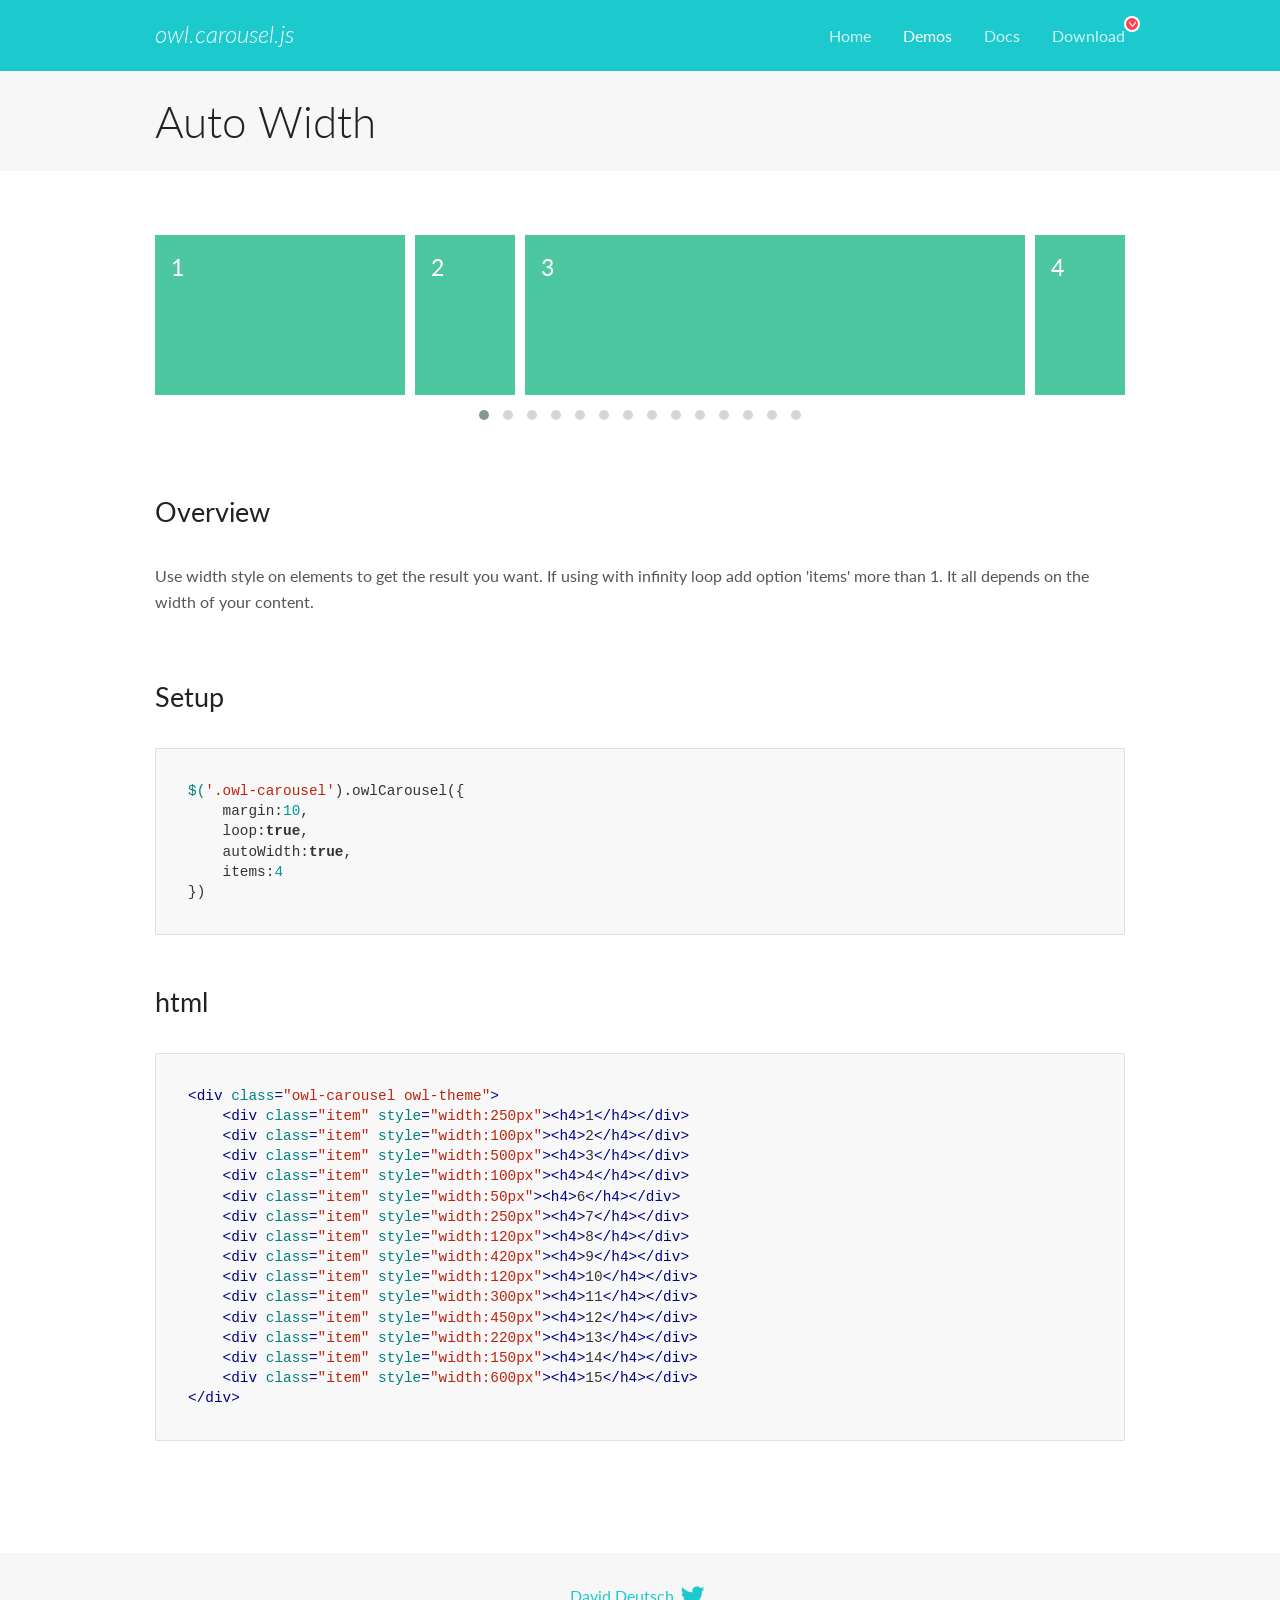
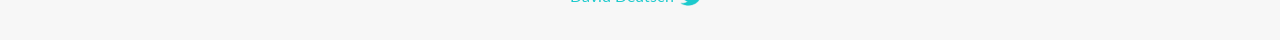
<file: static/assets/OwlCarousel2-2.3.4/docs/demos/autowidth.html>
<!DOCTYPE html>
<html lang="en">
  <head>

    <!-- head -->
    <meta charset="utf-8">
    <meta name="msapplication-tap-highlight" content="no" />
    <meta name="viewport" content="width=device-width, initial-scale=1.0" />
    <meta name="description" content="Auto Width">
    <meta name="author" content="David Deutsch">
    <title>
      Auto Width Demo | Owl Carousel | 2.3.4
    </title>

    <!-- Stylesheets -->
    <link href='https://fonts.googleapis.com/css?family=Lato:300,400,700,400italic,300italic' rel='stylesheet' type='text/css'>
    <link rel="stylesheet" href="../assets/css/docs.theme.min.css">

    <!-- Owl Stylesheets -->
    <link rel="stylesheet" href="../assets/owlcarousel/assets/owl.carousel.min.css">
    <link rel="stylesheet" href="../assets/owlcarousel/assets/owl.theme.default.min.css">

    <!-- HTML5 shim and Respond.js IE8 support of HTML5 elements and media queries -->

    <!--[if lt IE 9]>
      <script src="https://oss.maxcdn.com/libs/html5shiv/3.7.0/html5shiv.js"></script>
      <script src="https://oss.maxcdn.com/libs/respond.js/1.3.0/respond.min.js"></script>
    <![endif]-->

    <!-- Favicons -->
    <link rel="apple-touch-icon-precomposed" sizes="144x144" href="../assets/ico/apple-touch-icon-144-precomposed.png">
    <link rel="shortcut icon" href="../assets/ico/favicon.png">
    <link rel="shortcut icon" href="favicon.ico">

    <!-- Yeah i know js should not be in header. Its required for demos.-->

    <!-- javascript -->
    <script src="../assets/vendors/jquery.min.js"></script>
    <script src="../assets/owlcarousel/owl.carousel.js"></script>
  </head>
  <body>

    <!-- header -->
    <header class="header">
      <div class="row">
        <div class="large-12 columns">
          <div class="brand left">
            <h3>
              <a href="/OwlCarousel2/">owl.carousel.js</a> 
            </h3>
          </div>
          <a id="toggle-nav" class="right">
            <span></span> <span></span> <span></span> 
          </a> 
          <div class="nav-bar">
            <ul class="clearfix">
              <li> <a href="/OwlCarousel2/index.html">Home</a>  </li>
              <li class="active">
                <a href="/OwlCarousel2/demos/demos.html">Demos</a> 
              </li>
              <li> <a href="/OwlCarousel2/docs/started-welcome.html">Docs</a>  </li>
              <li>
                <a href="https://github.com/OwlCarousel2/OwlCarousel2/archive/2.3.4.zip">Download</a> 
                <span class="download"></span> 
              </li>
            </ul>
          </div>
        </div>
      </div>
    </header>

    <!-- title -->
    <section class="title">
      <div class="row">
        <div class="large-12 columns">
          <h1>Auto Width</h1>
        </div>
      </div>
    </section>

    <!--  Demos -->
    <section id="demos">
      <div class="row">
        <div class="large-12 columns">
          <div class="owl-carousel owl-theme">
            <div class="item" style="width:250px">
              <h4>1</h4>
            </div>
            <div class="item" style="width:100px">
              <h4>2</h4>
            </div>
            <div class="item" style="width:500px">
              <h4>3</h4>
            </div>
            <div class="item" style="width:100px">
              <h4>4</h4>
            </div>
            <div class="item" style="width:50px">
              <h4>6</h4>
            </div>
            <div class="item" style="width:250px">
              <h4>7</h4>
            </div>
            <div class="item" style="width:120px">
              <h4>8</h4>
            </div>
            <div class="item" style="width:420px">
              <h4>9</h4>
            </div>
            <div class="item" style="width:120px">
              <h4>10</h4>
            </div>
            <div class="item" style="width:300px">
              <h4>11</h4>
            </div>
            <div class="item" style="width:450px">
              <h4>12</h4>
            </div>
            <div class="item" style="width:220px">
              <h4>13</h4>
            </div>
            <div class="item" style="width:150px">
              <h4>14</h4>
            </div>
            <div class="item" style="width:600px">
              <h4>15</h4>
            </div>
          </div>
          <h3 id="overview">Overview</h3>
          <p>Use width style on elements to get the result you want. If using with infinity loop add option &#39;items&#39; more than 1. It all depends on the width of your content.</p>
          <h3 id="setup">Setup</h3>
          <pre><code>$(&#39;.owl-carousel&#39;).owlCarousel({
    margin:10,
    loop:true,
    autoWidth:true,
    items:4
})</code></pre>
          <h3 id="html">html</h3>
          <pre><code>&lt;div class=&quot;owl-carousel owl-theme&quot;&gt;
    &lt;div class=&quot;item&quot; style=&quot;width:250px&quot;&gt;&lt;h4&gt;1&lt;/h4&gt;&lt;/div&gt;
    &lt;div class=&quot;item&quot; style=&quot;width:100px&quot;&gt;&lt;h4&gt;2&lt;/h4&gt;&lt;/div&gt;
    &lt;div class=&quot;item&quot; style=&quot;width:500px&quot;&gt;&lt;h4&gt;3&lt;/h4&gt;&lt;/div&gt;
    &lt;div class=&quot;item&quot; style=&quot;width:100px&quot;&gt;&lt;h4&gt;4&lt;/h4&gt;&lt;/div&gt;
    &lt;div class=&quot;item&quot; style=&quot;width:50px&quot;&gt;&lt;h4&gt;6&lt;/h4&gt;&lt;/div&gt;
    &lt;div class=&quot;item&quot; style=&quot;width:250px&quot;&gt;&lt;h4&gt;7&lt;/h4&gt;&lt;/div&gt;
    &lt;div class=&quot;item&quot; style=&quot;width:120px&quot;&gt;&lt;h4&gt;8&lt;/h4&gt;&lt;/div&gt;
    &lt;div class=&quot;item&quot; style=&quot;width:420px&quot;&gt;&lt;h4&gt;9&lt;/h4&gt;&lt;/div&gt;
    &lt;div class=&quot;item&quot; style=&quot;width:120px&quot;&gt;&lt;h4&gt;10&lt;/h4&gt;&lt;/div&gt;
    &lt;div class=&quot;item&quot; style=&quot;width:300px&quot;&gt;&lt;h4&gt;11&lt;/h4&gt;&lt;/div&gt;
    &lt;div class=&quot;item&quot; style=&quot;width:450px&quot;&gt;&lt;h4&gt;12&lt;/h4&gt;&lt;/div&gt;
    &lt;div class=&quot;item&quot; style=&quot;width:220px&quot;&gt;&lt;h4&gt;13&lt;/h4&gt;&lt;/div&gt;
    &lt;div class=&quot;item&quot; style=&quot;width:150px&quot;&gt;&lt;h4&gt;14&lt;/h4&gt;&lt;/div&gt;
    &lt;div class=&quot;item&quot; style=&quot;width:600px&quot;&gt;&lt;h4&gt;15&lt;/h4&gt;&lt;/div&gt;
&lt;/div&gt;</code></pre>
          <script>
            $(document).ready(function() {
              $('.owl-carousel').owlCarousel({
                margin: 10,
                loop: true,
                autoWidth: true,
                items: 4
              })
            })
          </script>
        </div>
      </div>
    </section>

    <!-- footer -->
    <footer class="footer">
      <div class="row">
        <div class="large-12 columns">
          <h5>
            <a href="/OwlCarousel2/docs/support-contact.html">David Deutsch</a> 
            <a id="custom-tweet-button" href="https://twitter.com/share?url=https://github.com/OwlCarousel2/OwlCarousel2&text=Owl Carousel - This is so awesome! " target="_blank"></a> 
          </h5>
        </div>
      </div>
    </footer>

    <!-- vendors -->
    <script src="../assets/vendors/highlight.js"></script>
    <script src="../assets/js/app.js"></script>
  </body>
</html>
</file>
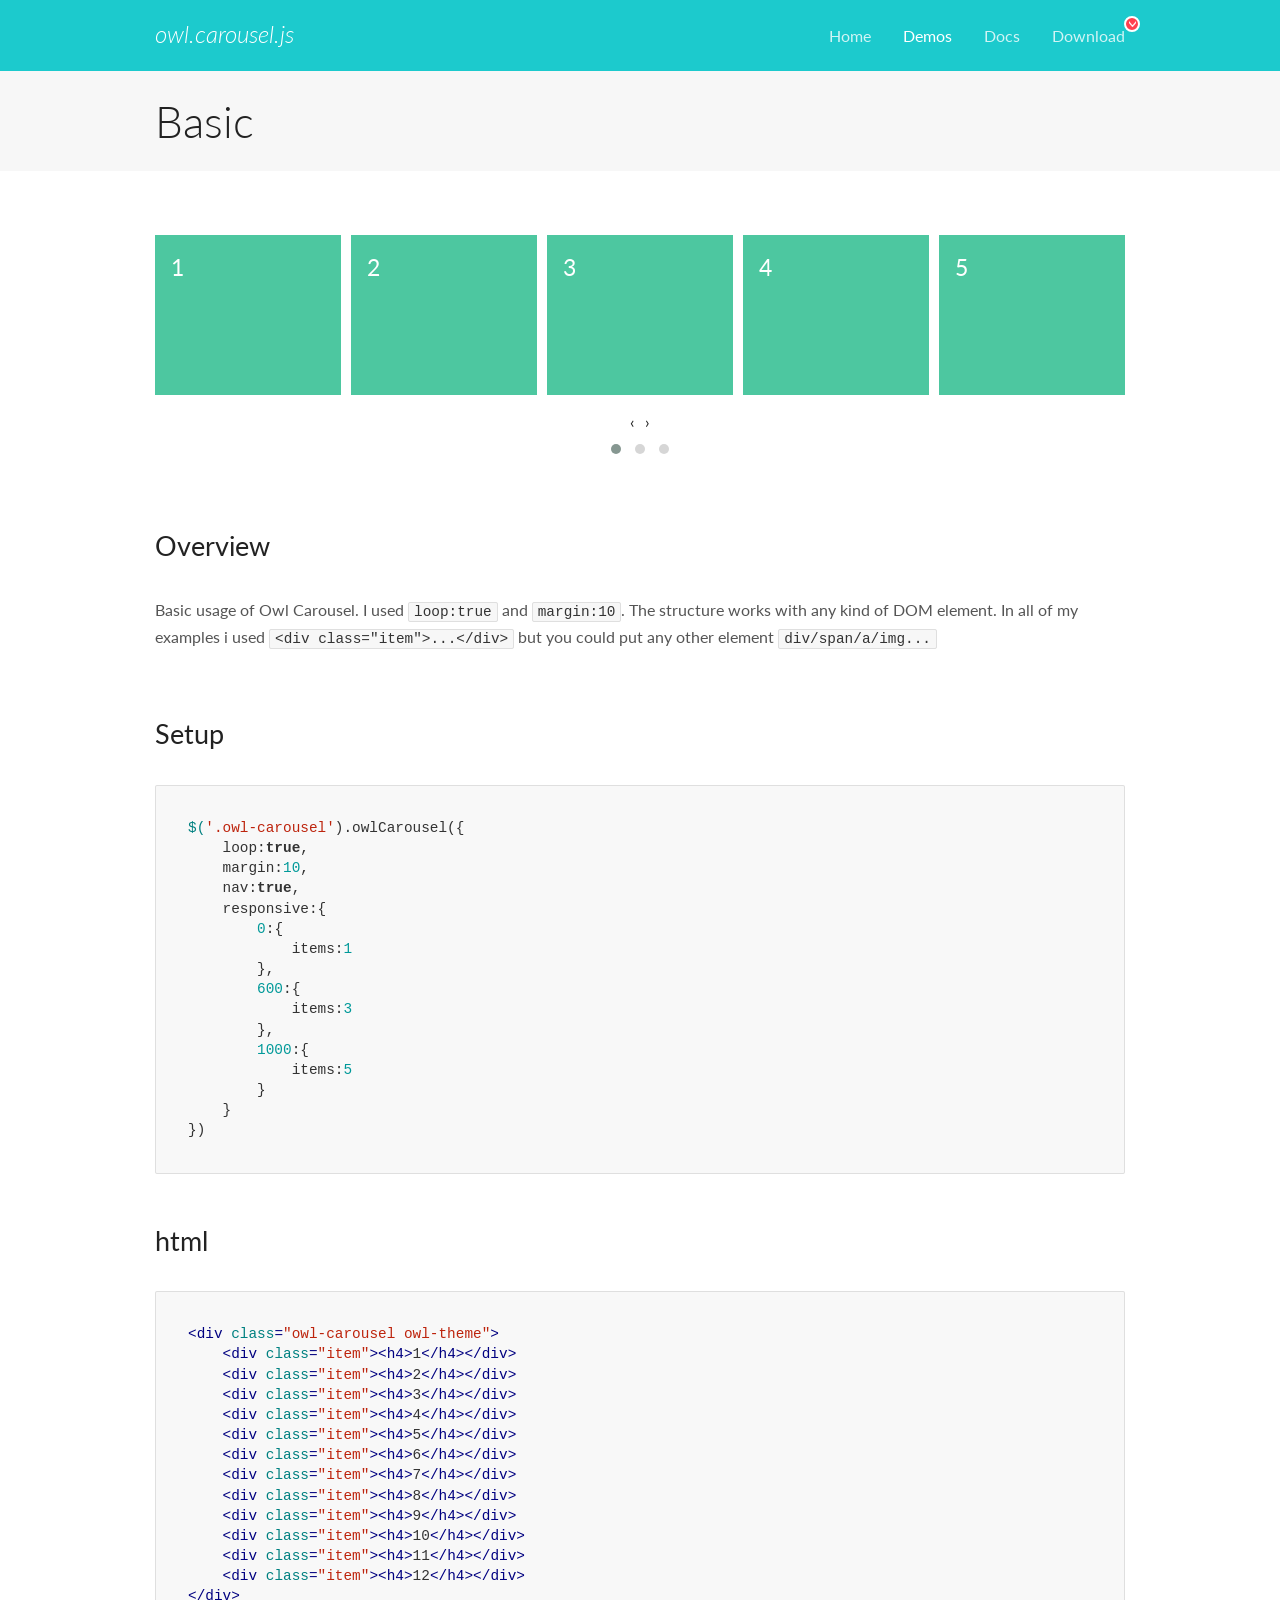
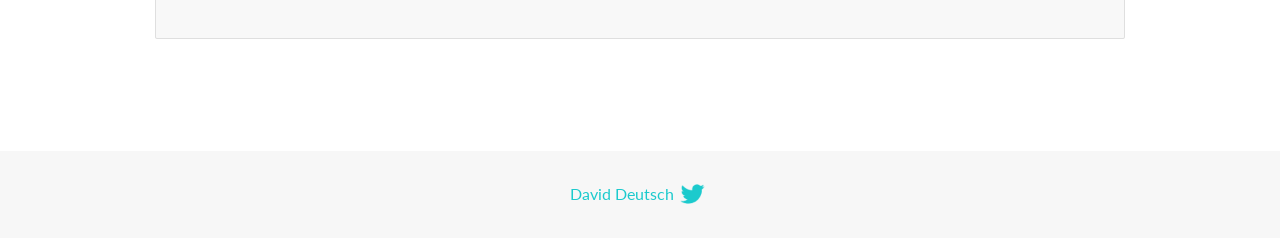
<file: static/assets/OwlCarousel2-2.3.4/docs/demos/basic.html>
<!DOCTYPE html>
<html lang="en">
  <head>

    <!-- head -->
    <meta charset="utf-8">
    <meta name="msapplication-tap-highlight" content="no" />
    <meta name="viewport" content="width=device-width, initial-scale=1.0" />
    <meta name="description" content="Basic usage demo">
    <meta name="author" content="David Deutsch">
    <title>
      Basic Demo | Owl Carousel | 2.3.4
    </title>

    <!-- Stylesheets -->
    <link href='https://fonts.googleapis.com/css?family=Lato:300,400,700,400italic,300italic' rel='stylesheet' type='text/css'>
    <link rel="stylesheet" href="../assets/css/docs.theme.min.css">

    <!-- Owl Stylesheets -->
    <link rel="stylesheet" href="../assets/owlcarousel/assets/owl.carousel.min.css">
    <link rel="stylesheet" href="../assets/owlcarousel/assets/owl.theme.default.min.css">

    <!-- HTML5 shim and Respond.js IE8 support of HTML5 elements and media queries -->

    <!--[if lt IE 9]>
      <script src="https://oss.maxcdn.com/libs/html5shiv/3.7.0/html5shiv.js"></script>
      <script src="https://oss.maxcdn.com/libs/respond.js/1.3.0/respond.min.js"></script>
    <![endif]-->

    <!-- Favicons -->
    <link rel="apple-touch-icon-precomposed" sizes="144x144" href="../assets/ico/apple-touch-icon-144-precomposed.png">
    <link rel="shortcut icon" href="../assets/ico/favicon.png">
    <link rel="shortcut icon" href="favicon.ico">

    <!-- Yeah i know js should not be in header. Its required for demos.-->

    <!-- javascript -->
    <script src="../assets/vendors/jquery.min.js"></script>
    <script src="../assets/owlcarousel/owl.carousel.js"></script>
  </head>
  <body>

    <!-- header -->
    <header class="header">
      <div class="row">
        <div class="large-12 columns">
          <div class="brand left">
            <h3>
              <a href="/OwlCarousel2/">owl.carousel.js</a> 
            </h3>
          </div>
          <a id="toggle-nav" class="right">
            <span></span> <span></span> <span></span> 
          </a> 
          <div class="nav-bar">
            <ul class="clearfix">
              <li> <a href="/OwlCarousel2/index.html">Home</a>  </li>
              <li class="active">
                <a href="/OwlCarousel2/demos/demos.html">Demos</a> 
              </li>
              <li> <a href="/OwlCarousel2/docs/started-welcome.html">Docs</a>  </li>
              <li>
                <a href="https://github.com/OwlCarousel2/OwlCarousel2/archive/2.3.4.zip">Download</a> 
                <span class="download"></span> 
              </li>
            </ul>
          </div>
        </div>
      </div>
    </header>

    <!-- title -->
    <section class="title">
      <div class="row">
        <div class="large-12 columns">
          <h1>Basic</h1>
        </div>
      </div>
    </section>

    <!--  Demos -->
    <section id="demos">
      <div class="row">
        <div class="large-12 columns">
          <div class="owl-carousel owl-theme">
            <div class="item">
              <h4>1</h4>
            </div>
            <div class="item">
              <h4>2</h4>
            </div>
            <div class="item">
              <h4>3</h4>
            </div>
            <div class="item">
              <h4>4</h4>
            </div>
            <div class="item">
              <h4>5</h4>
            </div>
            <div class="item">
              <h4>6</h4>
            </div>
            <div class="item">
              <h4>7</h4>
            </div>
            <div class="item">
              <h4>8</h4>
            </div>
            <div class="item">
              <h4>9</h4>
            </div>
            <div class="item">
              <h4>10</h4>
            </div>
            <div class="item">
              <h4>11</h4>
            </div>
            <div class="item">
              <h4>12</h4>
            </div>
          </div>
          <h3 id="overview">Overview</h3>
          <p>Basic usage of Owl Carousel. I used <code>loop:true</code> and <code>margin:10</code>. The structure works with any kind of DOM element. In all of my examples i used <code>&lt;div class=&quot;item&quot;&gt;...&lt;/div&gt;</code> but you could
            put any other element <code>div/span/a/img...</code></p>
          <h3 id="setup">Setup</h3>
          <pre><code>$(&#39;.owl-carousel&#39;).owlCarousel({
    loop:true,
    margin:10,
    nav:true,
    responsive:{
        0:{
            items:1
        },
        600:{
            items:3
        },
        1000:{
            items:5
        }
    }
})</code></pre>
          <h3 id="html">html</h3>
          <pre><code>&lt;div class=&quot;owl-carousel owl-theme&quot;&gt;
    &lt;div class=&quot;item&quot;&gt;&lt;h4&gt;1&lt;/h4&gt;&lt;/div&gt;
    &lt;div class=&quot;item&quot;&gt;&lt;h4&gt;2&lt;/h4&gt;&lt;/div&gt;
    &lt;div class=&quot;item&quot;&gt;&lt;h4&gt;3&lt;/h4&gt;&lt;/div&gt;
    &lt;div class=&quot;item&quot;&gt;&lt;h4&gt;4&lt;/h4&gt;&lt;/div&gt;
    &lt;div class=&quot;item&quot;&gt;&lt;h4&gt;5&lt;/h4&gt;&lt;/div&gt;
    &lt;div class=&quot;item&quot;&gt;&lt;h4&gt;6&lt;/h4&gt;&lt;/div&gt;
    &lt;div class=&quot;item&quot;&gt;&lt;h4&gt;7&lt;/h4&gt;&lt;/div&gt;
    &lt;div class=&quot;item&quot;&gt;&lt;h4&gt;8&lt;/h4&gt;&lt;/div&gt;
    &lt;div class=&quot;item&quot;&gt;&lt;h4&gt;9&lt;/h4&gt;&lt;/div&gt;
    &lt;div class=&quot;item&quot;&gt;&lt;h4&gt;10&lt;/h4&gt;&lt;/div&gt;
    &lt;div class=&quot;item&quot;&gt;&lt;h4&gt;11&lt;/h4&gt;&lt;/div&gt;
    &lt;div class=&quot;item&quot;&gt;&lt;h4&gt;12&lt;/h4&gt;&lt;/div&gt;
&lt;/div&gt;</code></pre>
          <script>
            $(document).ready(function() {
              var owl = $('.owl-carousel');
              owl.owlCarousel({
                margin: 10,
                nav: true,
                loop: true,
                responsive: {
                  0: {
                    items: 1
                  },
                  600: {
                    items: 3
                  },
                  1000: {
                    items: 5
                  }
                }
              })
            })
          </script>
        </div>
      </div>
    </section>

    <!-- footer -->
    <footer class="footer">
      <div class="row">
        <div class="large-12 columns">
          <h5>
            <a href="/OwlCarousel2/docs/support-contact.html">David Deutsch</a> 
            <a id="custom-tweet-button" href="https://twitter.com/share?url=https://github.com/OwlCarousel2/OwlCarousel2&text=Owl Carousel - This is so awesome! " target="_blank"></a> 
          </h5>
        </div>
      </div>
    </footer>

    <!-- vendors -->
    <script src="../assets/vendors/highlight.js"></script>
    <script src="../assets/js/app.js"></script>
  </body>
</html>
</file>
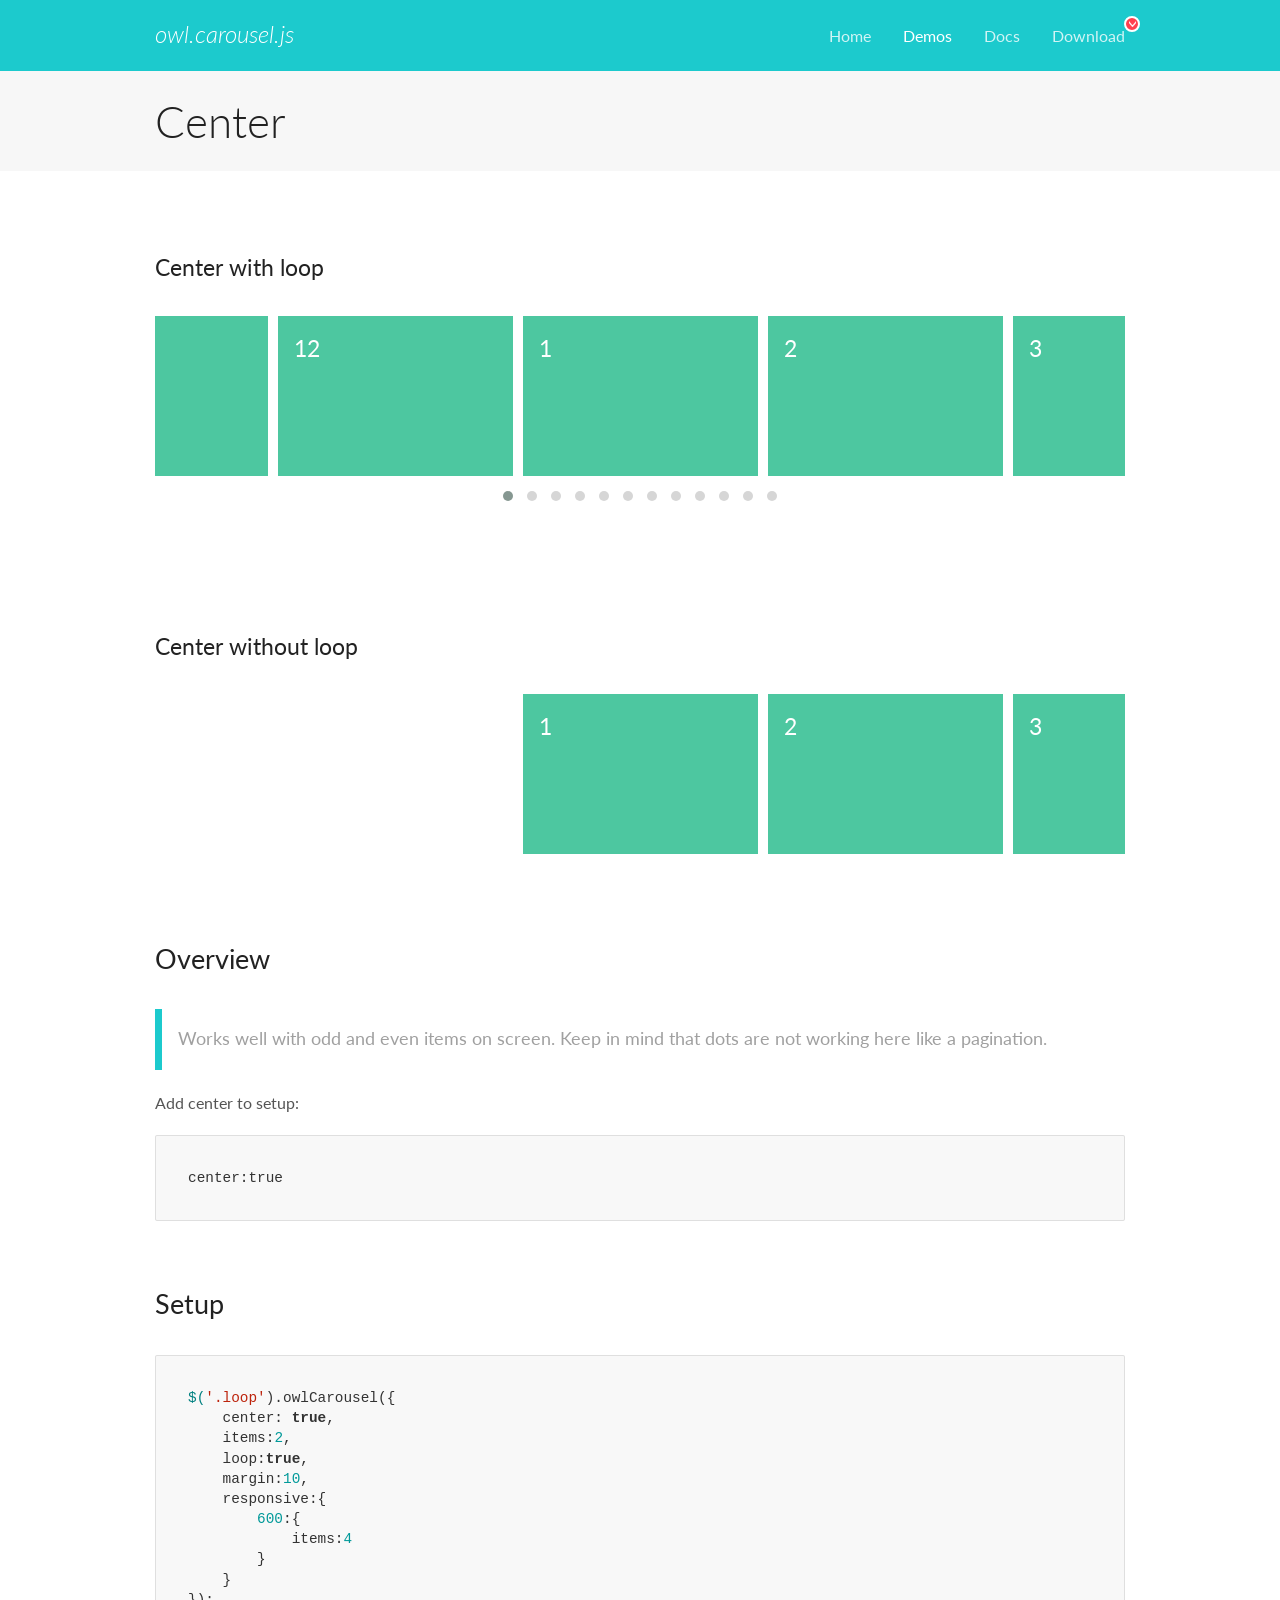
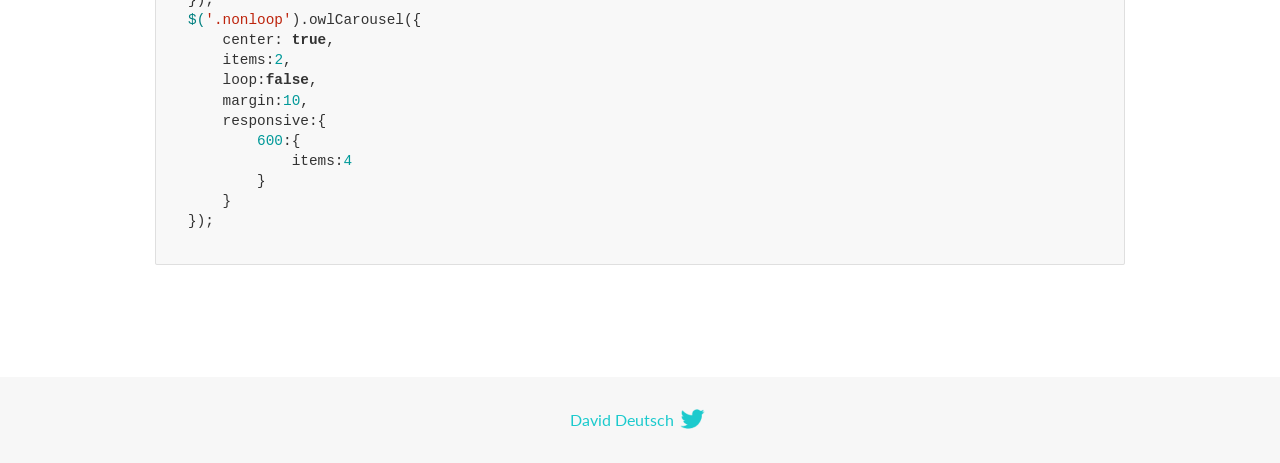
<file: static/assets/OwlCarousel2-2.3.4/docs/demos/center.html>
<!DOCTYPE html>
<html lang="en">
  <head>

    <!-- head -->
    <meta charset="utf-8">
    <meta name="msapplication-tap-highlight" content="no" />
    <meta name="viewport" content="width=device-width, initial-scale=1.0" />
    <meta name="description" content="Center carousel">
    <meta name="author" content="David Deutsch">
    <title>
      Center Demo | Owl Carousel | 2.3.4
    </title>

    <!-- Stylesheets -->
    <link href='https://fonts.googleapis.com/css?family=Lato:300,400,700,400italic,300italic' rel='stylesheet' type='text/css'>
    <link rel="stylesheet" href="../assets/css/docs.theme.min.css">

    <!-- Owl Stylesheets -->
    <link rel="stylesheet" href="../assets/owlcarousel/assets/owl.carousel.min.css">
    <link rel="stylesheet" href="../assets/owlcarousel/assets/owl.theme.default.min.css">

    <!-- HTML5 shim and Respond.js IE8 support of HTML5 elements and media queries -->

    <!--[if lt IE 9]>
      <script src="https://oss.maxcdn.com/libs/html5shiv/3.7.0/html5shiv.js"></script>
      <script src="https://oss.maxcdn.com/libs/respond.js/1.3.0/respond.min.js"></script>
    <![endif]-->

    <!-- Favicons -->
    <link rel="apple-touch-icon-precomposed" sizes="144x144" href="../assets/ico/apple-touch-icon-144-precomposed.png">
    <link rel="shortcut icon" href="../assets/ico/favicon.png">
    <link rel="shortcut icon" href="favicon.ico">

    <!-- Yeah i know js should not be in header. Its required for demos.-->

    <!-- javascript -->
    <script src="../assets/vendors/jquery.min.js"></script>
    <script src="../assets/owlcarousel/owl.carousel.js"></script>
  </head>
  <body>

    <!-- header -->
    <header class="header">
      <div class="row">
        <div class="large-12 columns">
          <div class="brand left">
            <h3>
              <a href="/OwlCarousel2/">owl.carousel.js</a> 
            </h3>
          </div>
          <a id="toggle-nav" class="right">
            <span></span> <span></span> <span></span> 
          </a> 
          <div class="nav-bar">
            <ul class="clearfix">
              <li> <a href="/OwlCarousel2/index.html">Home</a>  </li>
              <li class="active">
                <a href="/OwlCarousel2/demos/demos.html">Demos</a> 
              </li>
              <li> <a href="/OwlCarousel2/docs/started-welcome.html">Docs</a>  </li>
              <li>
                <a href="https://github.com/OwlCarousel2/OwlCarousel2/archive/2.3.4.zip">Download</a> 
                <span class="download"></span> 
              </li>
            </ul>
          </div>
        </div>
      </div>
    </header>

    <!-- title -->
    <section class="title">
      <div class="row">
        <div class="large-12 columns">
          <h1>Center</h1>
        </div>
      </div>
    </section>

    <!--  Demos -->
    <section id="demos">
      <div class="row">
        <div class="large-12 columns">
          <h4 id="center-with-loop">Center with loop</h4>
          <div class="loop owl-carousel owl-theme">
            <div class="item">
              <h4>1</h4>
            </div>
            <div class="item">
              <h4>2</h4>
            </div>
            <div class="item">
              <h4>3</h4>
            </div>
            <div class="item">
              <h4>4</h4>
            </div>
            <div class="item">
              <h4>5</h4>
            </div>
            <div class="item">
              <h4>6</h4>
            </div>
            <div class="item">
              <h4>7</h4>
            </div>
            <div class="item">
              <h4>8</h4>
            </div>
            <div class="item">
              <h4>9</h4>
            </div>
            <div class="item">
              <h4>10</h4>
            </div>
            <div class="item">
              <h4>11</h4>
            </div>
            <div class="item">
              <h4>12</h4>
            </div>
          </div>
          <br>
          <h4 id="center-without-loop">Center without loop</h4>
          <div class="nonloop owl-carousel">
            <div class="item">
              <h4>1</h4>
            </div>
            <div class="item">
              <h4>2</h4>
            </div>
            <div class="item">
              <h4>3</h4>
            </div>
            <div class="item">
              <h4>4</h4>
            </div>
            <div class="item">
              <h4>5</h4>
            </div>
            <div class="item">
              <h4>6</h4>
            </div>
            <div class="item">
              <h4>7</h4>
            </div>
            <div class="item">
              <h4>8</h4>
            </div>
            <div class="item">
              <h4>9</h4>
            </div>
            <div class="item">
              <h4>10</h4>
            </div>
            <div class="item">
              <h4>11</h4>
            </div>
            <div class="item">
              <h4>12</h4>
            </div>
          </div>
          <h3 id="overview">Overview</h3>
          <blockquote>
            <p>Works well with odd and even items on screen. Keep in mind that dots are not working here like a pagination.</p>
          </blockquote>
          <p>Add center to setup:</p>
          <pre><code>center:true</code></pre>
          <h3 id="setup">Setup</h3>
          <pre><code>$(&#39;.loop&#39;).owlCarousel({
    center: true,
    items:2,
    loop:true,
    margin:10,
    responsive:{
        600:{
            items:4
        }
    }
});
$(&#39;.nonloop&#39;).owlCarousel({
    center: true,
    items:2,
    loop:false,
    margin:10,
    responsive:{
        600:{
            items:4
        }
    }
});</code></pre>
          <script>
            jQuery(document).ready(function($) {
              $('.loop').owlCarousel({
                center: true,
                items: 2,
                loop: true,
                margin: 10,
                responsive: {
                  600: {
                    items: 4
                  }
                }
              });
              $('.nonloop').owlCarousel({
                center: true,
                items: 2,
                loop: false,
                margin: 10,
                responsive: {
                  600: {
                    items: 4
                  }
                }
              });
            });
          </script>
        </div>
      </div>
    </section>

    <!-- footer -->
    <footer class="footer">
      <div class="row">
        <div class="large-12 columns">
          <h5>
            <a href="/OwlCarousel2/docs/support-contact.html">David Deutsch</a> 
            <a id="custom-tweet-button" href="https://twitter.com/share?url=https://github.com/OwlCarousel2/OwlCarousel2&text=Owl Carousel - This is so awesome! " target="_blank"></a> 
          </h5>
        </div>
      </div>
    </footer>

    <!-- vendors -->
    <script src="../assets/vendors/highlight.js"></script>
    <script src="../assets/js/app.js"></script>
  </body>
</html>
</file>
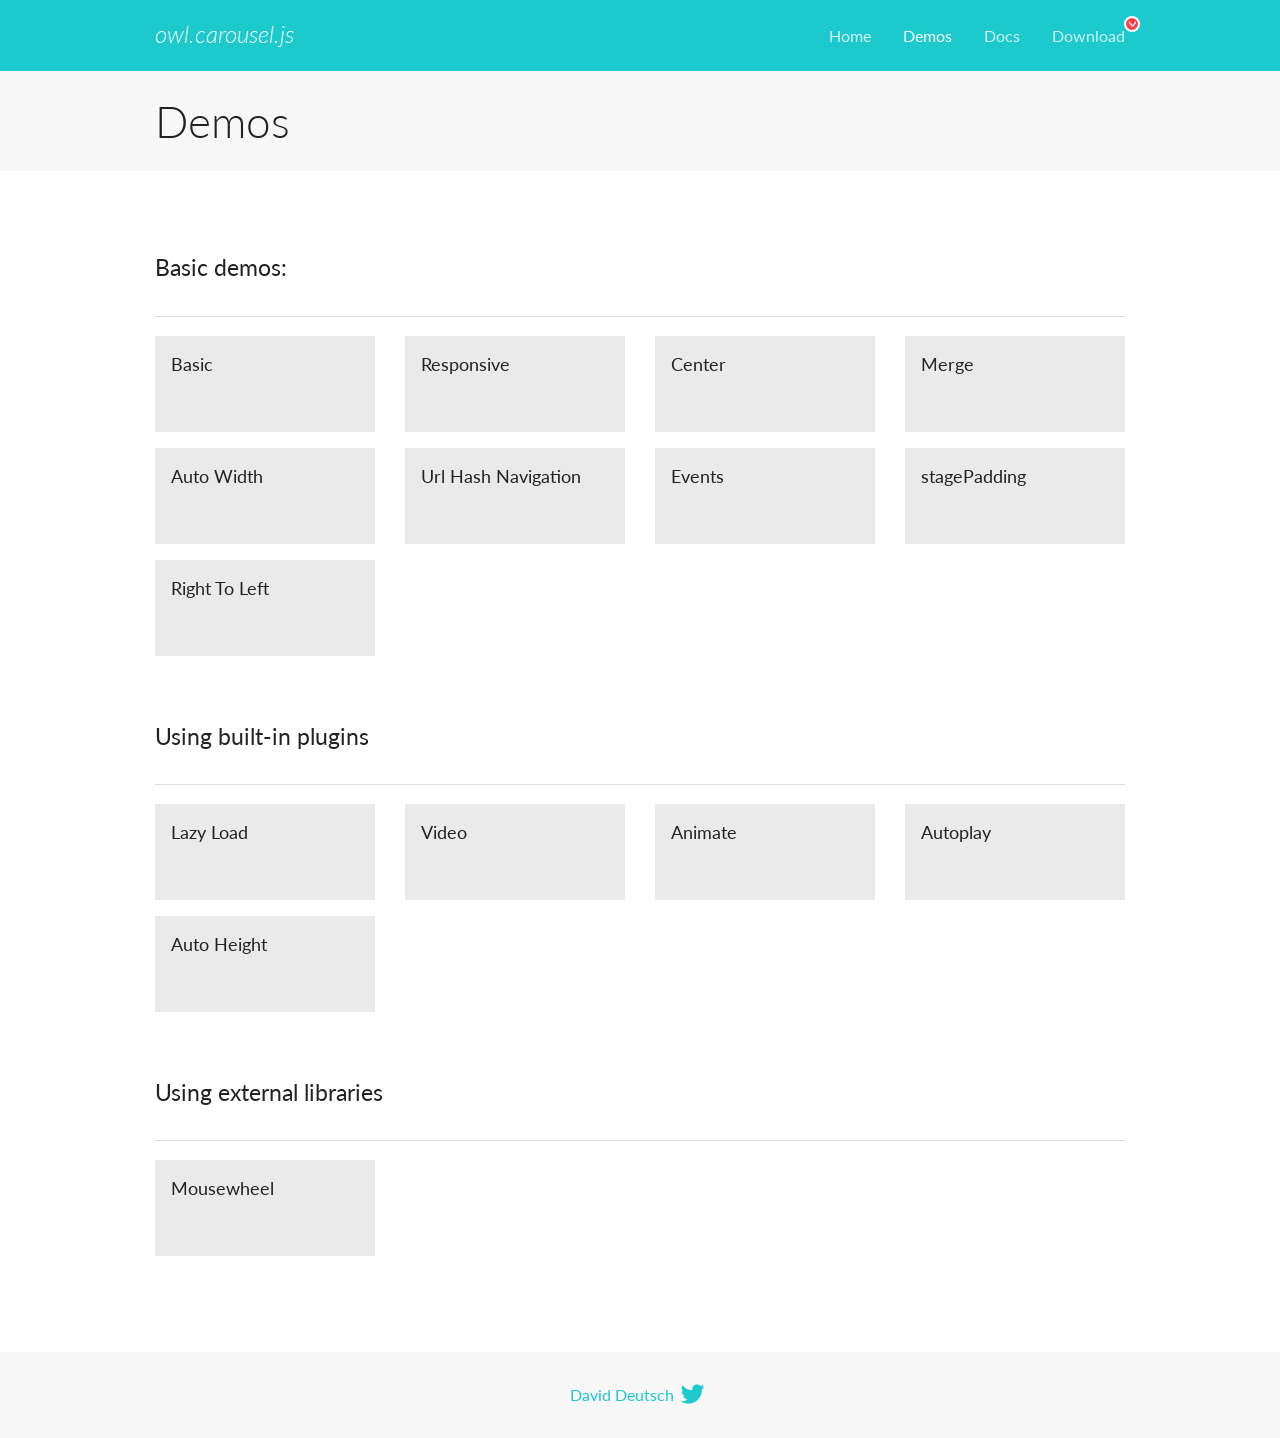
<file: static/assets/OwlCarousel2-2.3.4/docs/demos/demos.html>
<!DOCTYPE html>
<html lang="en">
  <head>

    <!-- head -->
    <meta charset="utf-8">
    <meta name="msapplication-tap-highlight" content="no" />
    <meta name="viewport" content="width=device-width, initial-scale=1.0" />
    <meta name="description" content="A list of Owl Carousel examples.">
    <meta name="author" content="David Deutsch">
    <title>
      Demos | Owl Carousel | 2.3.4
    </title>

    <!-- Stylesheets -->
    <link href='https://fonts.googleapis.com/css?family=Lato:300,400,700,400italic,300italic' rel='stylesheet' type='text/css'>
    <link rel="stylesheet" href="../assets/css/docs.theme.min.css">

    <!-- Owl Stylesheets -->
    <link rel="stylesheet" href="../assets/owlcarousel/assets/owl.carousel.min.css">
    <link rel="stylesheet" href="../assets/owlcarousel/assets/owl.theme.default.min.css">

    <!-- HTML5 shim and Respond.js IE8 support of HTML5 elements and media queries -->

    <!--[if lt IE 9]>
      <script src="https://oss.maxcdn.com/libs/html5shiv/3.7.0/html5shiv.js"></script>
      <script src="https://oss.maxcdn.com/libs/respond.js/1.3.0/respond.min.js"></script>
    <![endif]-->

    <!-- Favicons -->
    <link rel="apple-touch-icon-precomposed" sizes="144x144" href="../assets/ico/apple-touch-icon-144-precomposed.png">
    <link rel="shortcut icon" href="../assets/ico/favicon.png">
    <link rel="shortcut icon" href="favicon.ico">

    <!-- Yeah i know js should not be in header. Its required for demos.-->

    <!-- javascript -->
    <script src="../assets/vendors/jquery.min.js"></script>
    <script src="../assets/owlcarousel/owl.carousel.js"></script>
  </head>
  <body>

    <!-- header -->
    <header class="header">
      <div class="row">
        <div class="large-12 columns">
          <div class="brand left">
            <h3>
              <a href="/OwlCarousel2/">owl.carousel.js</a> 
            </h3>
          </div>
          <a id="toggle-nav" class="right">
            <span></span> <span></span> <span></span> 
          </a> 
          <div class="nav-bar">
            <ul class="clearfix">
              <li> <a href="/OwlCarousel2/index.html">Home</a>  </li>
              <li class="active">
                <a href="/OwlCarousel2/demos/demos.html">Demos</a> 
              </li>
              <li> <a href="/OwlCarousel2/docs/started-welcome.html">Docs</a>  </li>
              <li>
                <a href="https://github.com/OwlCarousel2/OwlCarousel2/archive/2.3.4.zip">Download</a> 
                <span class="download"></span> 
              </li>
            </ul>
          </div>
        </div>
      </div>
    </header>

    <!-- title -->
    <section class="title">
      <div class="row">
        <div class="large-12 columns">
          <h1>Demos</h1>
        </div>
      </div>
    </section>

    <!--  Demos -->
    <section id="demos">
      <div class="row">
        <div class="large-12 columns">
          <h4 id="basic-demos-">Basic demos:</h4>
          <hr>
          <div class="demo-list">
            <div class="row">
              <div class="small-6 medium-4 large-3 columns">
                <a href="basic.html" class="demo-block">
                  <h5>Basic </h5>
                </a> 
              </div>
              <div class="small-6 medium-4 large-3 columns">
                <a href="responsive.html" class="demo-block">
                  <h5>Responsive </h5>
                </a> 
              </div>
              <div class="small-6 medium-4 large-3 columns">
                <a href="center.html" class="demo-block">
                  <h5>Center </h5>
                </a> 
              </div>
              <div class="small-6 medium-4 large-3 columns">
                <a href="merge.html" class="demo-block">
                  <h5>Merge </h5>
                </a> 
              </div>
              <div class="small-6 medium-4 large-3 columns">
                <a href="autowidth.html" class="demo-block">
                  <h5>Auto Width </h5>
                </a> 
              </div>
              <div class="small-6 medium-4 large-3 columns">
                <a href="urlhashnav.html" class="demo-block">
                  <h5>Url Hash Navigation </h5>
                </a> 
              </div>
              <div class="small-6 medium-4 large-3 columns">
                <a href="events.html" class="demo-block">
                  <h5>Events </h5>
                </a> 
              </div>
              <div class="small-6 medium-4 large-3 columns">
                <a href="stagepadding.html" class="demo-block">
                  <h5>stagePadding </h5>
                </a> 
              </div>
              <div class="small-6 medium-4 large-3 columns">
                <a href="rtl.html" class="demo-block">
                  <h5>Right To Left </h5>
                </a> 
              </div>
            </div>
          </div>
          <h4 id="using-built-in-plugins">Using built-in plugins</h4>
          <hr>
          <div class="demo-list">
            <div class="row">
              <div class="small-6 medium-4 large-3 columns">
                <a href="lazyLoad.html" class="demo-block">
                  <h5>Lazy Load </h5>
                </a> 
              </div>
              <div class="small-6 medium-4 large-3 columns">
                <a href="video.html" class="demo-block">
                  <h5>Video </h5>
                </a> 
              </div>
              <div class="small-6 medium-4 large-3 columns">
                <a href="animate.html" class="demo-block">
                  <h5>Animate </h5>
                </a> 
              </div>
              <div class="small-6 medium-4 large-3 columns">
                <a href="autoplay.html" class="demo-block">
                  <h5>Autoplay </h5>
                </a> 
              </div>
              <div class="small-6 medium-4 large-3 columns">
                <a href="autoheight.html" class="demo-block">
                  <h5>Auto Height </h5>
                </a> 
              </div>
            </div>
          </div>
          <h4 id="using-external-libraries">Using external libraries</h4>
          <hr>
          <div class="demo-list">
            <div class="row">
              <div class="small-6 medium-4 large-3 columns">
                <a href="mousewheel.html" class="demo-block">
                  <h5>Mousewheel </h5>
                </a> 
              </div>
            </div>
          </div>
        </div>
      </div>
    </section>

    <!-- footer -->
    <footer class="footer">
      <div class="row">
        <div class="large-12 columns">
          <h5>
            <a href="/OwlCarousel2/docs/support-contact.html">David Deutsch</a> 
            <a id="custom-tweet-button" href="https://twitter.com/share?url=https://github.com/OwlCarousel2/OwlCarousel2&text=Owl Carousel - This is so awesome! " target="_blank"></a> 
          </h5>
        </div>
      </div>
    </footer>

    <!-- vendors -->
    <script src="../assets/vendors/highlight.js"></script>
    <script src="../assets/js/app.js"></script>
  </body>
</html>
</file>
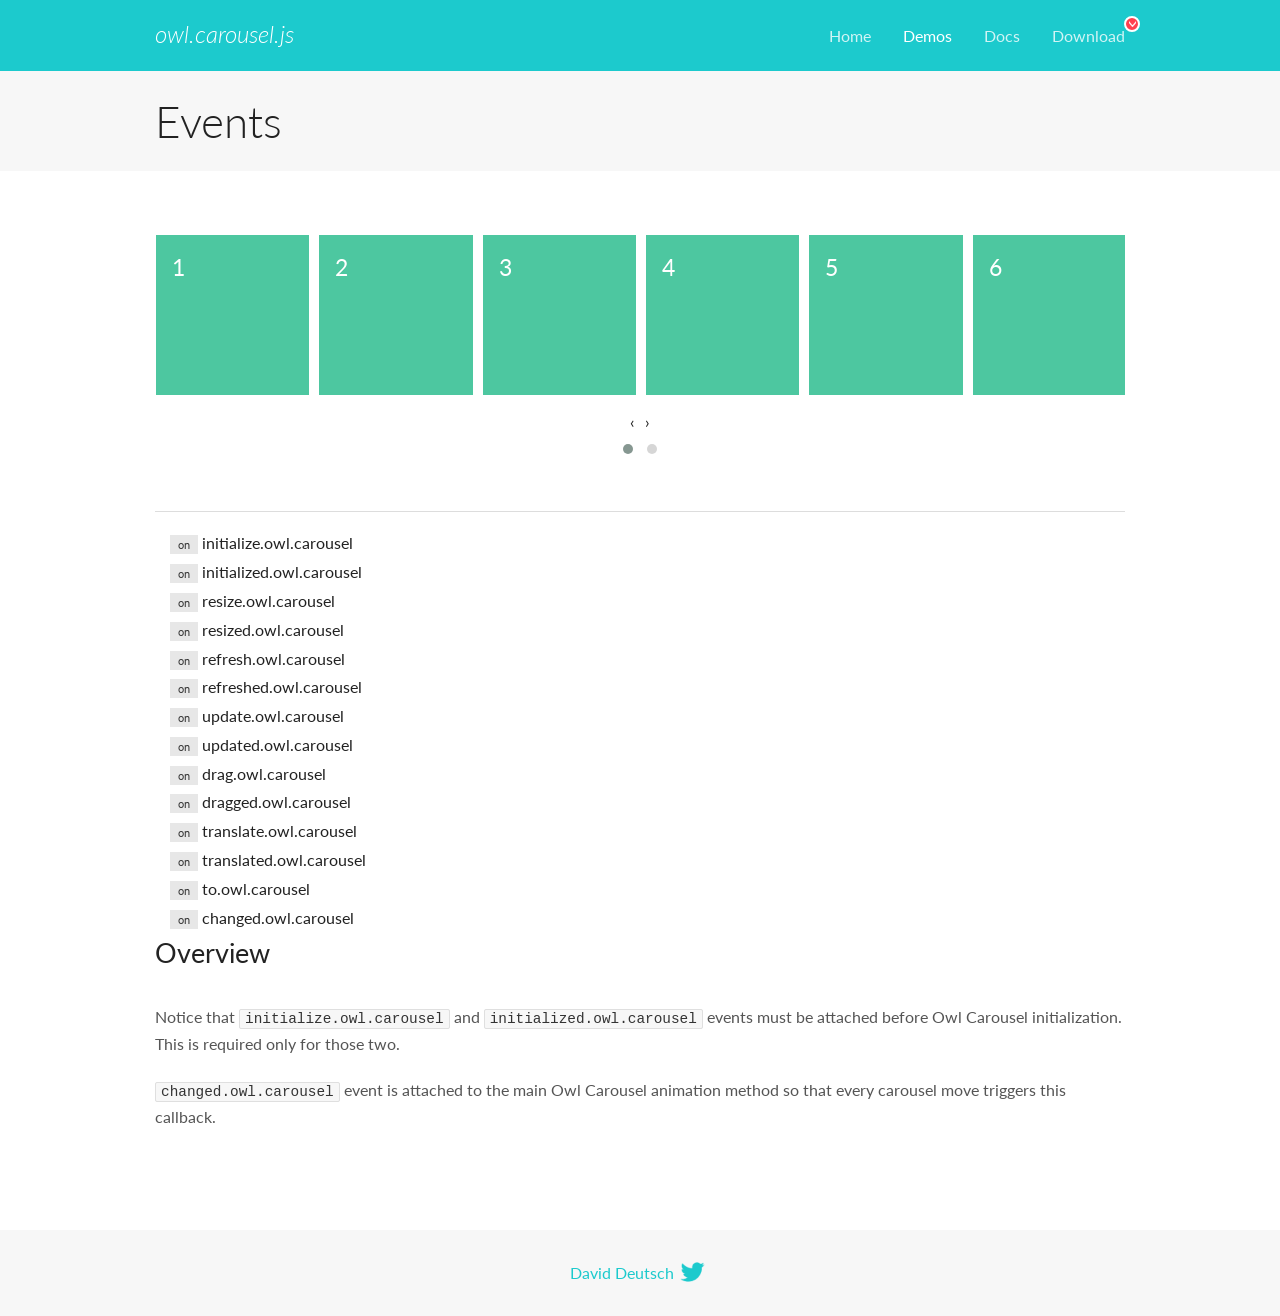
<file: static/assets/OwlCarousel2-2.3.4/docs/demos/events.html>
<!DOCTYPE html>
<html lang="en">
  <head>

    <!-- head -->
    <meta charset="utf-8">
    <meta name="msapplication-tap-highlight" content="no" />
    <meta name="viewport" content="width=device-width, initial-scale=1.0" />
    <meta name="description" content="Events usage demo">
    <meta name="author" content="David Deutsch">
    <title>
      Events Demo | Owl Carousel | 2.3.4
    </title>

    <!-- Stylesheets -->
    <link href='https://fonts.googleapis.com/css?family=Lato:300,400,700,400italic,300italic' rel='stylesheet' type='text/css'>
    <link rel="stylesheet" href="../assets/css/docs.theme.min.css">

    <!-- Owl Stylesheets -->
    <link rel="stylesheet" href="../assets/owlcarousel/assets/owl.carousel.min.css">
    <link rel="stylesheet" href="../assets/owlcarousel/assets/owl.theme.default.min.css">

    <!-- HTML5 shim and Respond.js IE8 support of HTML5 elements and media queries -->

    <!--[if lt IE 9]>
      <script src="https://oss.maxcdn.com/libs/html5shiv/3.7.0/html5shiv.js"></script>
      <script src="https://oss.maxcdn.com/libs/respond.js/1.3.0/respond.min.js"></script>
    <![endif]-->

    <!-- Favicons -->
    <link rel="apple-touch-icon-precomposed" sizes="144x144" href="../assets/ico/apple-touch-icon-144-precomposed.png">
    <link rel="shortcut icon" href="../assets/ico/favicon.png">
    <link rel="shortcut icon" href="favicon.ico">

    <!-- Yeah i know js should not be in header. Its required for demos.-->

    <!-- javascript -->
    <script src="../assets/vendors/jquery.min.js"></script>
    <script src="../assets/owlcarousel/owl.carousel.js"></script>
  </head>
  <body>

    <!-- header -->
    <header class="header">
      <div class="row">
        <div class="large-12 columns">
          <div class="brand left">
            <h3>
              <a href="/OwlCarousel2/">owl.carousel.js</a> 
            </h3>
          </div>
          <a id="toggle-nav" class="right">
            <span></span> <span></span> <span></span> 
          </a> 
          <div class="nav-bar">
            <ul class="clearfix">
              <li> <a href="/OwlCarousel2/index.html">Home</a>  </li>
              <li class="active">
                <a href="/OwlCarousel2/demos/demos.html">Demos</a> 
              </li>
              <li> <a href="/OwlCarousel2/docs/started-welcome.html">Docs</a>  </li>
              <li>
                <a href="https://github.com/OwlCarousel2/OwlCarousel2/archive/2.3.4.zip">Download</a> 
                <span class="download"></span> 
              </li>
            </ul>
          </div>
        </div>
      </div>
    </header>

    <!-- title -->
    <section class="title">
      <div class="row">
        <div class="large-12 columns">
          <h1>Events</h1>
        </div>
      </div>
    </section>

    <!--  Demos -->
    <section id="demos">
      <div class="row">
        <div class="large-12 columns">
          <div class="owl-carousel owl-theme">
            <div class="item">
              <h4>1</h4>
            </div>
            <div class="item">
              <h4>2</h4>
            </div>
            <div class="item">
              <h4>3</h4>
            </div>
            <div class="item">
              <h4>4</h4>
            </div>
            <div class="item">
              <h4>5</h4>
            </div>
            <div class="item">
              <h4>6</h4>
            </div>
            <div class="item">
              <h4>7</h4>
            </div>
            <div class="item">
              <h4>8</h4>
            </div>
            <div class="item">
              <h4>9</h4>
            </div>
            <div class="item">
              <h4>10</h4>
            </div>
            <div class="item">
              <h4>11</h4>
            </div>
            <div class="item">
              <h4>12</h4>
            </div>
          </div>
          <hr>
          <div class="large-12 columns callbacks">
            <div><span class="label secondary initialize">on</span>  initialize.owl.carousel </div>
            <div><span class="label secondary initialized">on</span>  initialized.owl.carousel </div>
            <div><span class="label secondary resize">on</span>  resize.owl.carousel </div>
            <div><span class="label secondary resized">on</span>  resized.owl.carousel </div>
            <div><span class="label secondary refresh">on</span>  refresh.owl.carousel </div>
            <div><span class="label secondary refreshed">on</span>  refreshed.owl.carousel </div>
            <div><span class="label secondary update">on</span>  update.owl.carousel </div>
            <div><span class="label secondary updated">on</span>  updated.owl.carousel </div>
            <div><span class="label secondary drag">on</span>  drag.owl.carousel </div>
            <div><span class="label secondary dragged">on</span>  dragged.owl.carousel </div>
            <div><span class="label secondary translate">on</span>  translate.owl.carousel </div>
            <div><span class="label secondary translated">on</span>  translated.owl.carousel </div>
            <div><span class="label secondary to">on</span>  to.owl.carousel </div>
            <div><span class="label secondary changed">on</span>  changed.owl.carousel </div>
          </div>
          <h3 id="overview">Overview</h3>
          <p>Notice that <code>initialize.owl.carousel</code> and <code>initialized.owl.carousel</code> events must be attached before Owl Carousel initialization. This is required only for those two.</p>
          <p><code>changed.owl.carousel</code> event is attached to the main Owl Carousel animation method so that every carousel move triggers this callback.</p>
          <script>
            jQuery(document).ready(function($) {
              var owl = $('.owl-carousel');
              owl.on('initialize.owl.carousel initialized.owl.carousel ' +
                'initialize.owl.carousel initialize.owl.carousel ' +
                'resize.owl.carousel resized.owl.carousel ' +
                'refresh.owl.carousel refreshed.owl.carousel ' +
                'update.owl.carousel updated.owl.carousel ' +
                'drag.owl.carousel dragged.owl.carousel ' +
                'translate.owl.carousel translated.owl.carousel ' +
                'to.owl.carousel changed.owl.carousel',
                function(e) {
                  $('.' + e.type)
                    .removeClass('secondary')
                    .addClass('success');
                  window.setTimeout(function() {
                    $('.' + e.type)
                      .removeClass('success')
                      .addClass('secondary');
                  }, 500);
                });
              owl.owlCarousel({
                loop: true,
                nav: true,
                lazyLoad: true,
                margin: 10,
                video: true,
                responsive: {
                  0: {
                    items: 1
                  },
                  600: {
                    items: 3
                  },
                  960: {
                    items: 5,
                  },
                  1200: {
                    items: 6
                  }
                }
              });
            });
          </script>
        </div>
      </div>
    </section>

    <!-- footer -->
    <footer class="footer">
      <div class="row">
        <div class="large-12 columns">
          <h5>
            <a href="/OwlCarousel2/docs/support-contact.html">David Deutsch</a> 
            <a id="custom-tweet-button" href="https://twitter.com/share?url=https://github.com/OwlCarousel2/OwlCarousel2&text=Owl Carousel - This is so awesome! " target="_blank"></a> 
          </h5>
        </div>
      </div>
    </footer>

    <!-- vendors -->
    <script src="../assets/vendors/highlight.js"></script>
    <script src="../assets/js/app.js"></script>
  </body>
</html>
</file>
